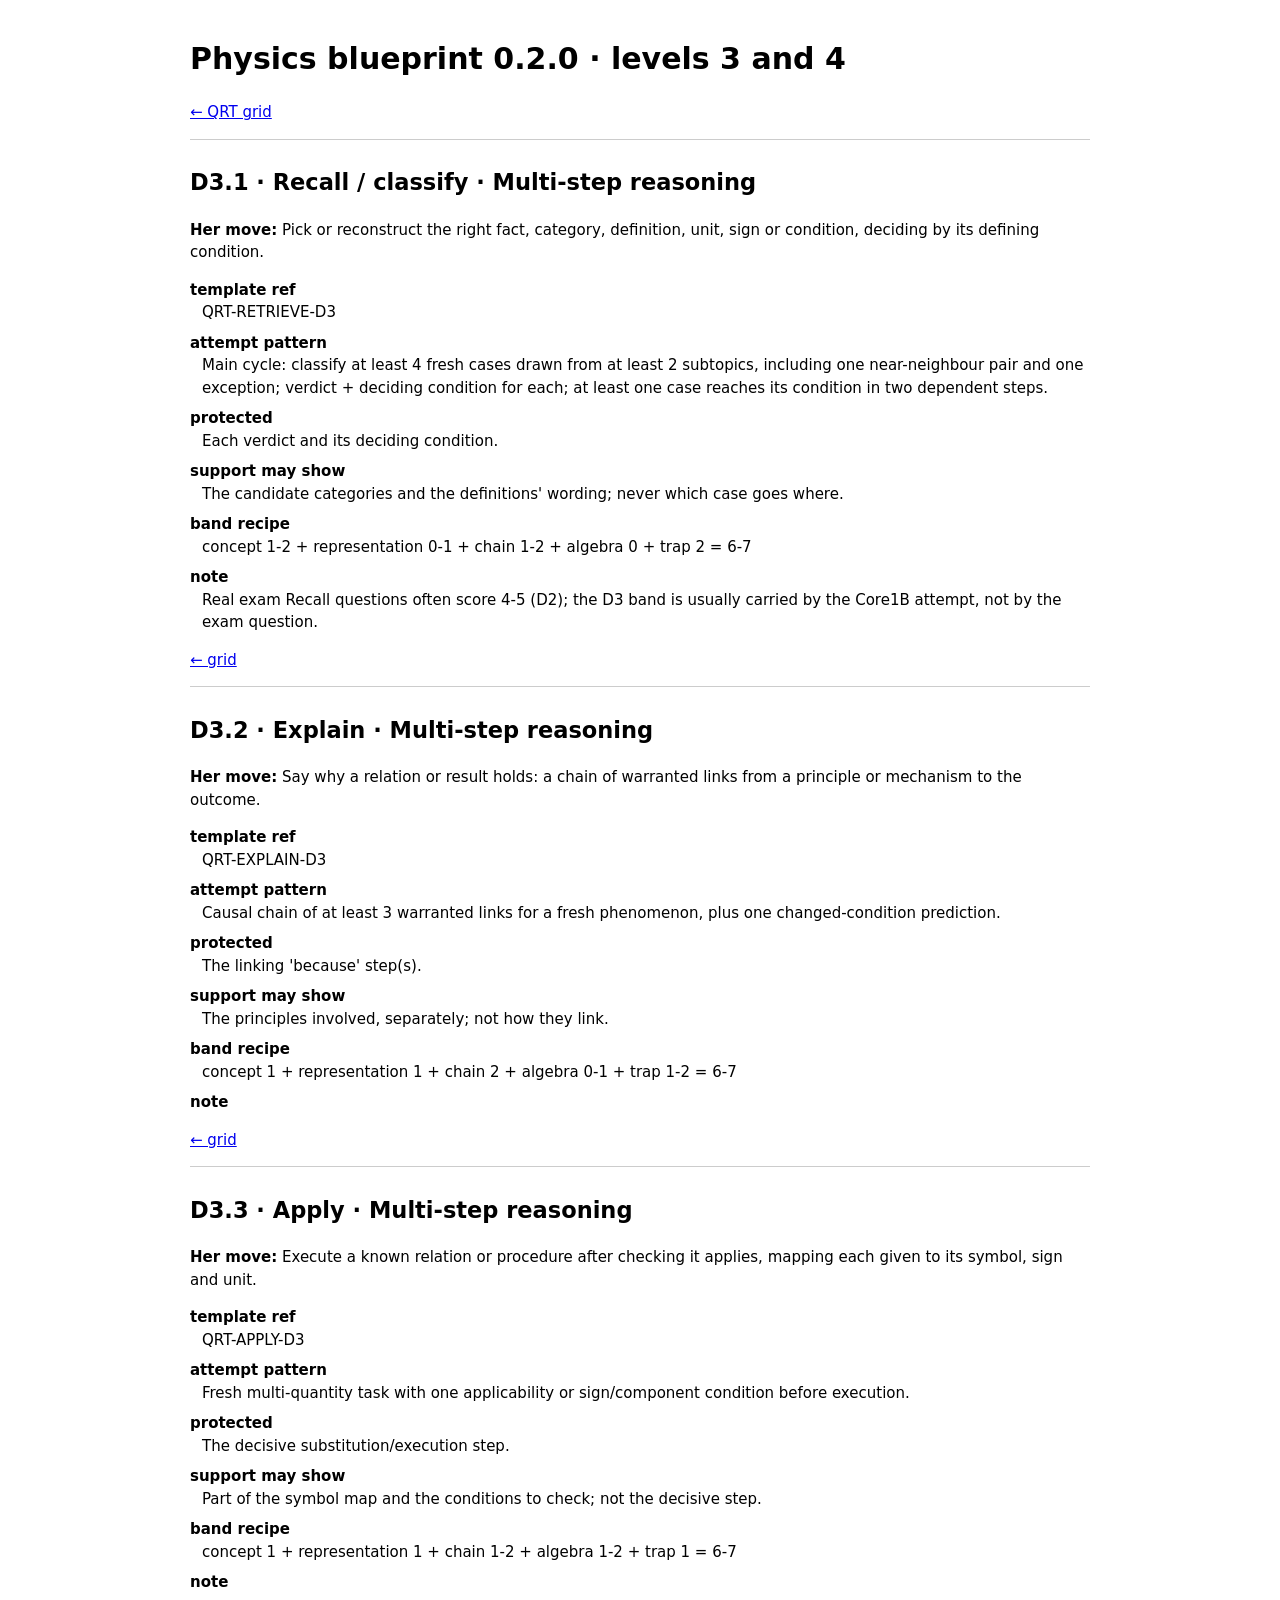
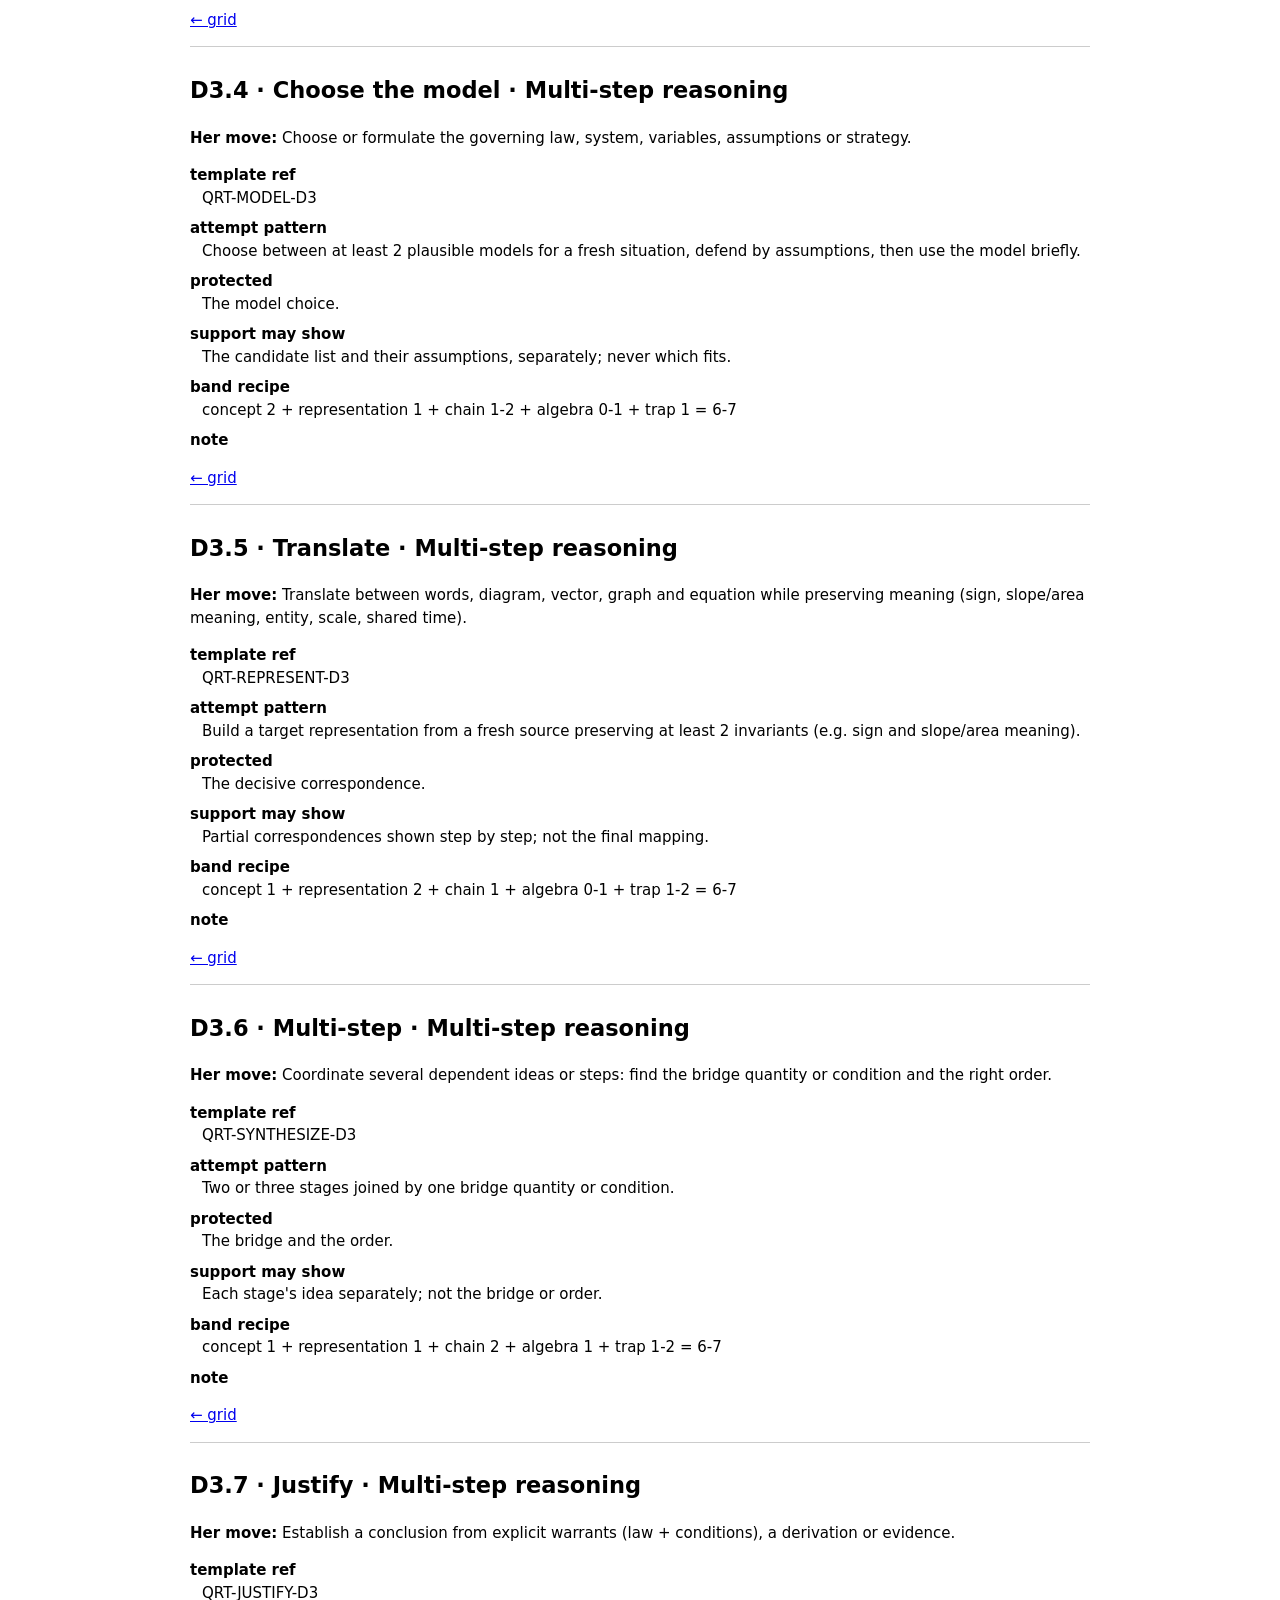
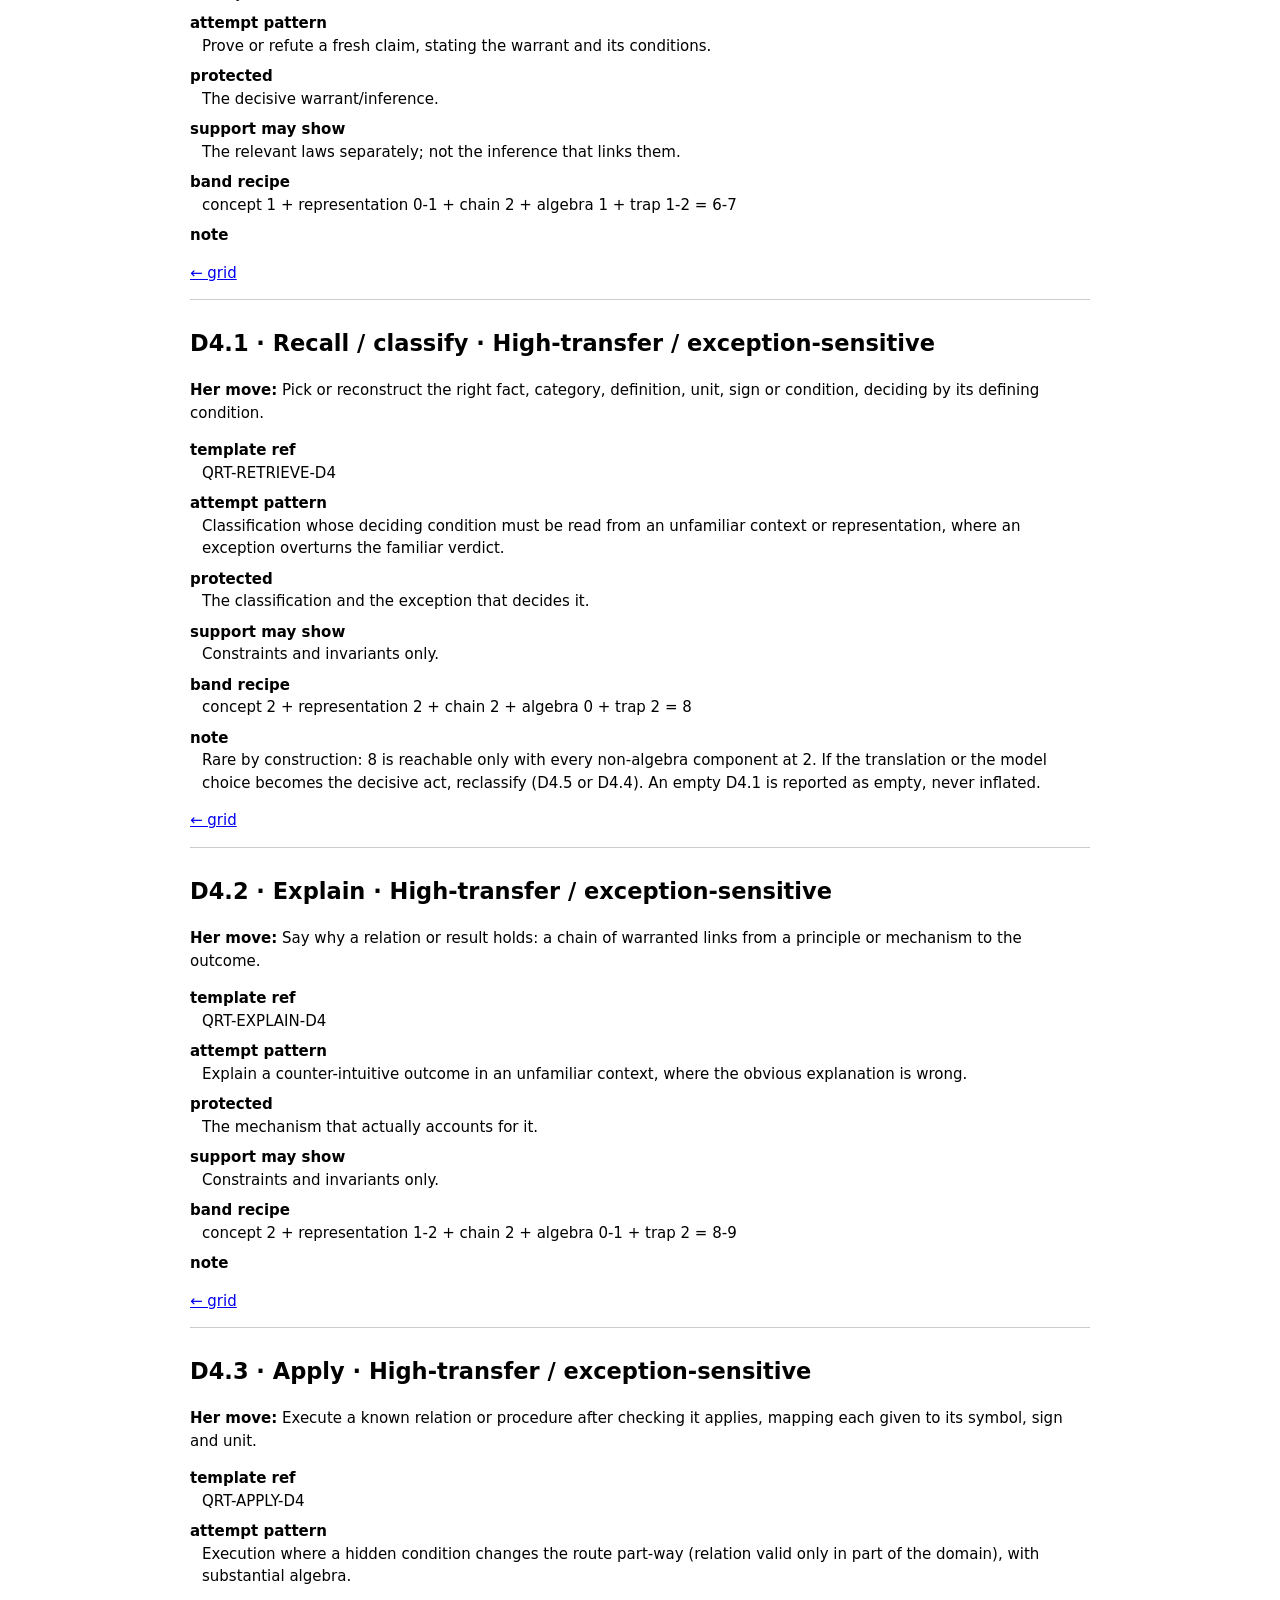
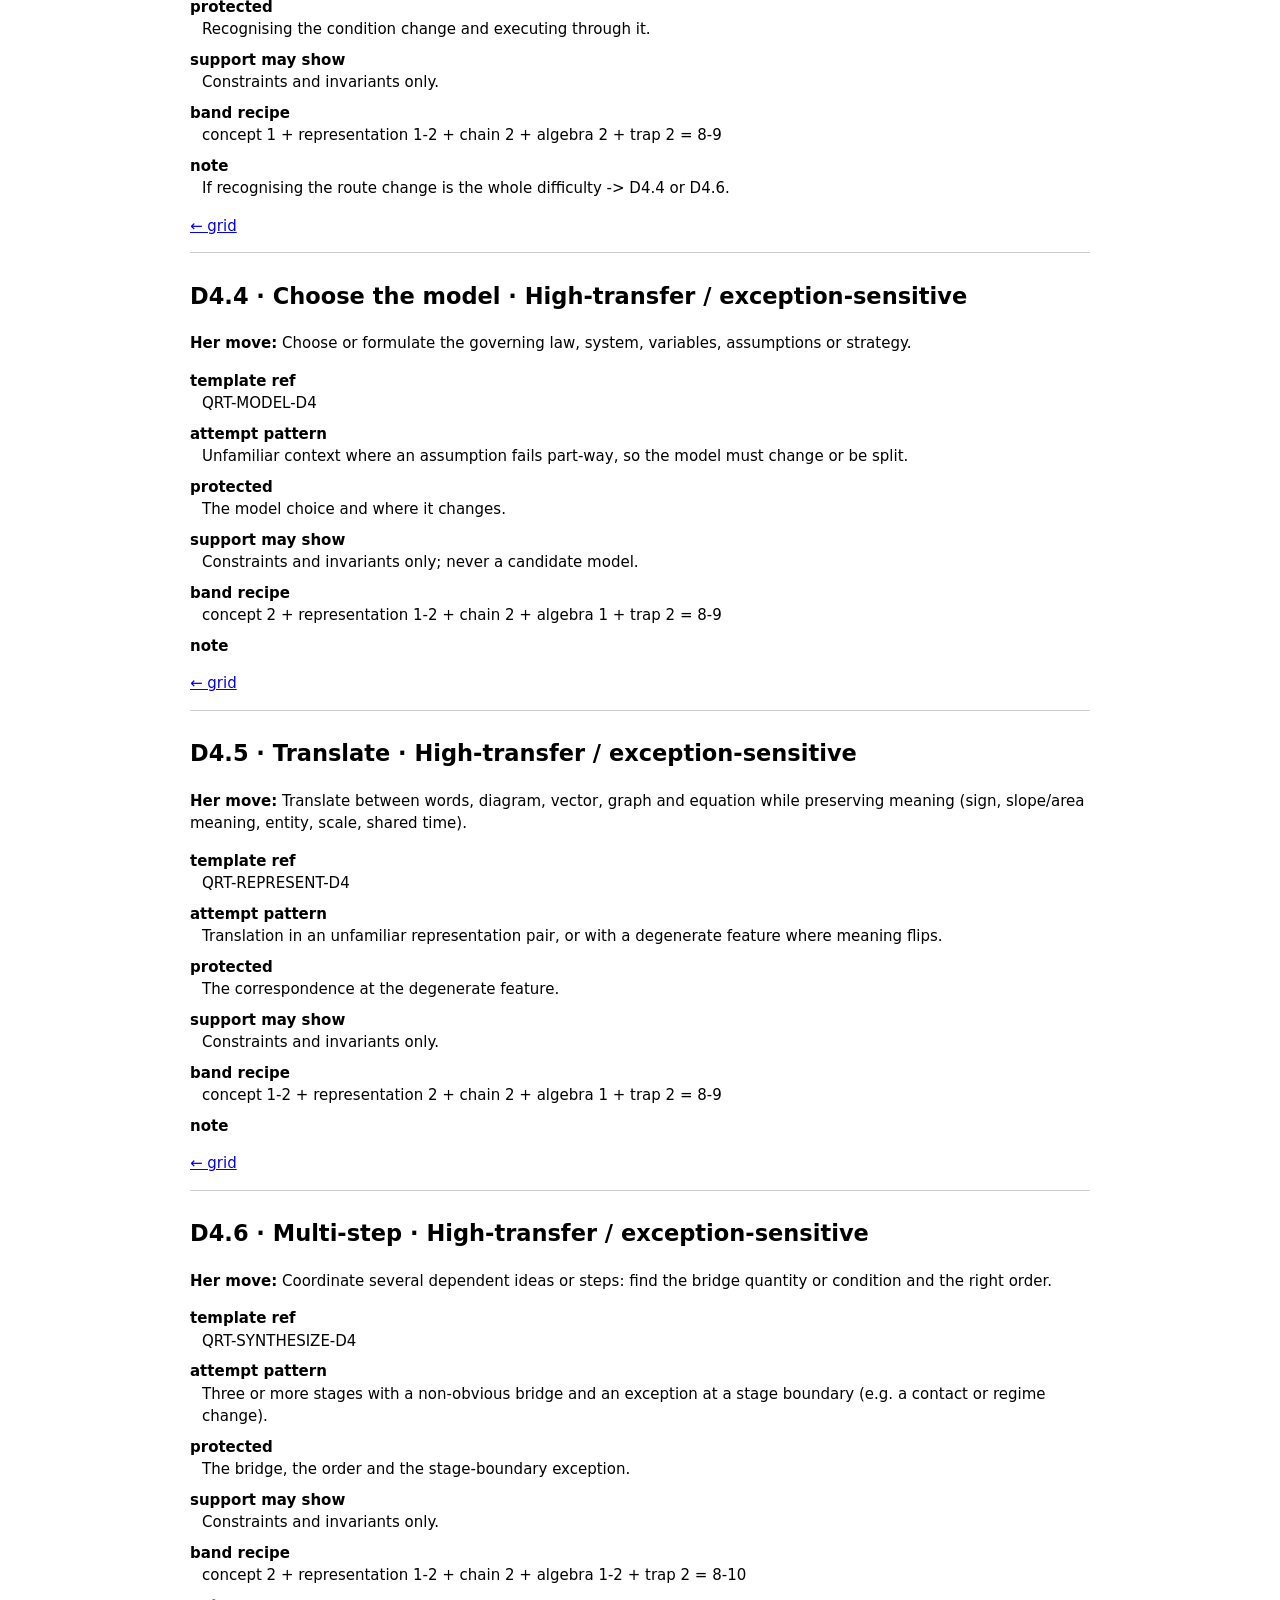
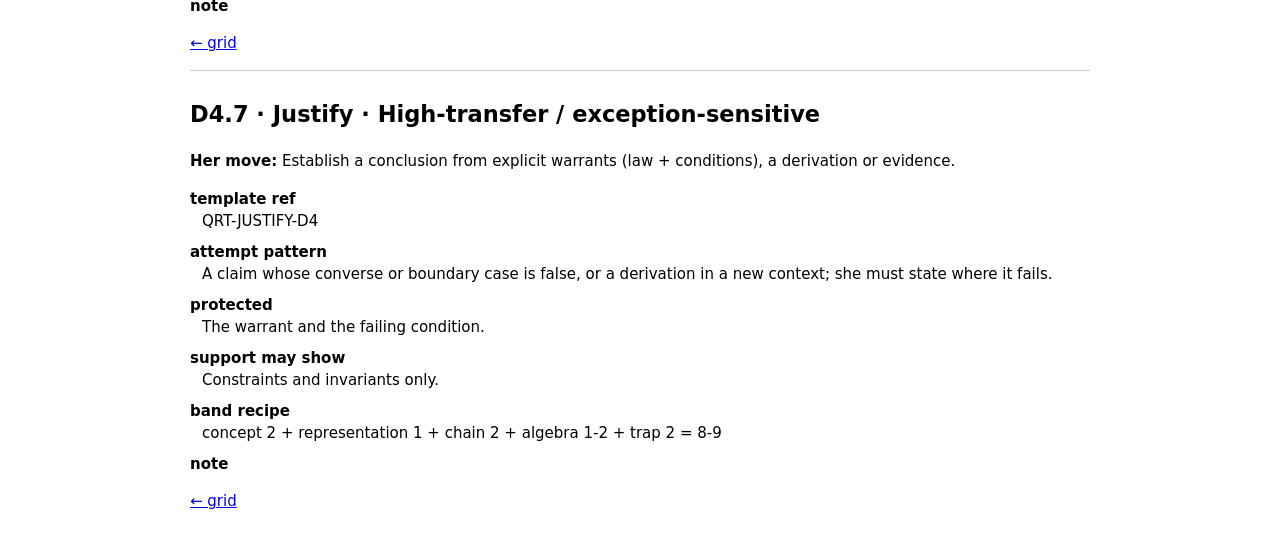
<file: reviews/g9v35/blueprint.html>
<!doctype html><html lang="en"><head><meta charset="utf-8"><meta name="viewport" content="width=device-width,initial-scale=1"><title>Physics Blueprint Cells</title><style>body{font:15px/1.5 system-ui,sans-serif;max-width:900px;margin:0 auto;padding:16px}dt{font-weight:600;margin-top:8px}dd{margin-left:12px}section{border-top:1px solid #ccc;padding-top:8px}</style></head><body><h1>Physics blueprint 0.2.0 · levels 3 and 4</h1><p><a href="qrt-grid.html">← QRT grid</a></p><section id="D3.1"><h2>D3.1 · Recall / classify · Multi-step reasoning</h2><p><b>Her move:</b> Pick or reconstruct the right fact, category, definition, unit, sign or condition, deciding by its defining condition.</p><dl><dt>template ref</dt><dd>QRT-RETRIEVE-D3</dd><dt>attempt pattern</dt><dd>Main cycle: classify at least 4 fresh cases drawn from at least 2 subtopics, including one near-neighbour pair and one exception; verdict + deciding condition for each; at least one case reaches its condition in two dependent steps.</dd><dt>protected</dt><dd>Each verdict and its deciding condition.</dd><dt>support may show</dt><dd>The candidate categories and the definitions&#x27; wording; never which case goes where.</dd><dt>band recipe</dt><dd>concept 1-2 + representation 0-1 + chain 1-2 + algebra 0 + trap 2 = 6-7</dd><dt>note</dt><dd>Real exam Recall questions often score 4-5 (D2); the D3 band is usually carried by the Core1B attempt, not by the exam question.</dd></dl><p><a href="qrt-grid.html">← grid</a></p></section><section id="D3.2"><h2>D3.2 · Explain · Multi-step reasoning</h2><p><b>Her move:</b> Say why a relation or result holds: a chain of warranted links from a principle or mechanism to the outcome.</p><dl><dt>template ref</dt><dd>QRT-EXPLAIN-D3</dd><dt>attempt pattern</dt><dd>Causal chain of at least 3 warranted links for a fresh phenomenon, plus one changed-condition prediction.</dd><dt>protected</dt><dd>The linking &#x27;because&#x27; step(s).</dd><dt>support may show</dt><dd>The principles involved, separately; not how they link.</dd><dt>band recipe</dt><dd>concept 1 + representation 1 + chain 2 + algebra 0-1 + trap 1-2 = 6-7</dd><dt>note</dt><dd></dd></dl><p><a href="qrt-grid.html">← grid</a></p></section><section id="D3.3"><h2>D3.3 · Apply · Multi-step reasoning</h2><p><b>Her move:</b> Execute a known relation or procedure after checking it applies, mapping each given to its symbol, sign and unit.</p><dl><dt>template ref</dt><dd>QRT-APPLY-D3</dd><dt>attempt pattern</dt><dd>Fresh multi-quantity task with one applicability or sign/component condition before execution.</dd><dt>protected</dt><dd>The decisive substitution/execution step.</dd><dt>support may show</dt><dd>Part of the symbol map and the conditions to check; not the decisive step.</dd><dt>band recipe</dt><dd>concept 1 + representation 1 + chain 1-2 + algebra 1-2 + trap 1 = 6-7</dd><dt>note</dt><dd></dd></dl><p><a href="qrt-grid.html">← grid</a></p></section><section id="D3.4"><h2>D3.4 · Choose the model · Multi-step reasoning</h2><p><b>Her move:</b> Choose or formulate the governing law, system, variables, assumptions or strategy.</p><dl><dt>template ref</dt><dd>QRT-MODEL-D3</dd><dt>attempt pattern</dt><dd>Choose between at least 2 plausible models for a fresh situation, defend by assumptions, then use the model briefly.</dd><dt>protected</dt><dd>The model choice.</dd><dt>support may show</dt><dd>The candidate list and their assumptions, separately; never which fits.</dd><dt>band recipe</dt><dd>concept 2 + representation 1 + chain 1-2 + algebra 0-1 + trap 1 = 6-7</dd><dt>note</dt><dd></dd></dl><p><a href="qrt-grid.html">← grid</a></p></section><section id="D3.5"><h2>D3.5 · Translate · Multi-step reasoning</h2><p><b>Her move:</b> Translate between words, diagram, vector, graph and equation while preserving meaning (sign, slope/area meaning, entity, scale, shared time).</p><dl><dt>template ref</dt><dd>QRT-REPRESENT-D3</dd><dt>attempt pattern</dt><dd>Build a target representation from a fresh source preserving at least 2 invariants (e.g. sign and slope/area meaning).</dd><dt>protected</dt><dd>The decisive correspondence.</dd><dt>support may show</dt><dd>Partial correspondences shown step by step; not the final mapping.</dd><dt>band recipe</dt><dd>concept 1 + representation 2 + chain 1 + algebra 0-1 + trap 1-2 = 6-7</dd><dt>note</dt><dd></dd></dl><p><a href="qrt-grid.html">← grid</a></p></section><section id="D3.6"><h2>D3.6 · Multi-step · Multi-step reasoning</h2><p><b>Her move:</b> Coordinate several dependent ideas or steps: find the bridge quantity or condition and the right order.</p><dl><dt>template ref</dt><dd>QRT-SYNTHESIZE-D3</dd><dt>attempt pattern</dt><dd>Two or three stages joined by one bridge quantity or condition.</dd><dt>protected</dt><dd>The bridge and the order.</dd><dt>support may show</dt><dd>Each stage&#x27;s idea separately; not the bridge or order.</dd><dt>band recipe</dt><dd>concept 1 + representation 1 + chain 2 + algebra 1 + trap 1-2 = 6-7</dd><dt>note</dt><dd></dd></dl><p><a href="qrt-grid.html">← grid</a></p></section><section id="D3.7"><h2>D3.7 · Justify · Multi-step reasoning</h2><p><b>Her move:</b> Establish a conclusion from explicit warrants (law + conditions), a derivation or evidence.</p><dl><dt>template ref</dt><dd>QRT-JUSTIFY-D3</dd><dt>attempt pattern</dt><dd>Prove or refute a fresh claim, stating the warrant and its conditions.</dd><dt>protected</dt><dd>The decisive warrant/inference.</dd><dt>support may show</dt><dd>The relevant laws separately; not the inference that links them.</dd><dt>band recipe</dt><dd>concept 1 + representation 0-1 + chain 2 + algebra 1 + trap 1-2 = 6-7</dd><dt>note</dt><dd></dd></dl><p><a href="qrt-grid.html">← grid</a></p></section><section id="D4.1"><h2>D4.1 · Recall / classify · High-transfer / exception-sensitive</h2><p><b>Her move:</b> Pick or reconstruct the right fact, category, definition, unit, sign or condition, deciding by its defining condition.</p><dl><dt>template ref</dt><dd>QRT-RETRIEVE-D4</dd><dt>attempt pattern</dt><dd>Classification whose deciding condition must be read from an unfamiliar context or representation, where an exception overturns the familiar verdict.</dd><dt>protected</dt><dd>The classification and the exception that decides it.</dd><dt>support may show</dt><dd>Constraints and invariants only.</dd><dt>band recipe</dt><dd>concept 2 + representation 2 + chain 2 + algebra 0 + trap 2 = 8</dd><dt>note</dt><dd>Rare by construction: 8 is reachable only with every non-algebra component at 2. If the translation or the model choice becomes the decisive act, reclassify (D4.5 or D4.4). An empty D4.1 is reported as empty, never inflated.</dd></dl><p><a href="qrt-grid.html">← grid</a></p></section><section id="D4.2"><h2>D4.2 · Explain · High-transfer / exception-sensitive</h2><p><b>Her move:</b> Say why a relation or result holds: a chain of warranted links from a principle or mechanism to the outcome.</p><dl><dt>template ref</dt><dd>QRT-EXPLAIN-D4</dd><dt>attempt pattern</dt><dd>Explain a counter-intuitive outcome in an unfamiliar context, where the obvious explanation is wrong.</dd><dt>protected</dt><dd>The mechanism that actually accounts for it.</dd><dt>support may show</dt><dd>Constraints and invariants only.</dd><dt>band recipe</dt><dd>concept 2 + representation 1-2 + chain 2 + algebra 0-1 + trap 2 = 8-9</dd><dt>note</dt><dd></dd></dl><p><a href="qrt-grid.html">← grid</a></p></section><section id="D4.3"><h2>D4.3 · Apply · High-transfer / exception-sensitive</h2><p><b>Her move:</b> Execute a known relation or procedure after checking it applies, mapping each given to its symbol, sign and unit.</p><dl><dt>template ref</dt><dd>QRT-APPLY-D4</dd><dt>attempt pattern</dt><dd>Execution where a hidden condition changes the route part-way (relation valid only in part of the domain), with substantial algebra.</dd><dt>protected</dt><dd>Recognising the condition change and executing through it.</dd><dt>support may show</dt><dd>Constraints and invariants only.</dd><dt>band recipe</dt><dd>concept 1 + representation 1-2 + chain 2 + algebra 2 + trap 2 = 8-9</dd><dt>note</dt><dd>If recognising the route change is the whole difficulty -&gt; D4.4 or D4.6.</dd></dl><p><a href="qrt-grid.html">← grid</a></p></section><section id="D4.4"><h2>D4.4 · Choose the model · High-transfer / exception-sensitive</h2><p><b>Her move:</b> Choose or formulate the governing law, system, variables, assumptions or strategy.</p><dl><dt>template ref</dt><dd>QRT-MODEL-D4</dd><dt>attempt pattern</dt><dd>Unfamiliar context where an assumption fails part-way, so the model must change or be split.</dd><dt>protected</dt><dd>The model choice and where it changes.</dd><dt>support may show</dt><dd>Constraints and invariants only; never a candidate model.</dd><dt>band recipe</dt><dd>concept 2 + representation 1-2 + chain 2 + algebra 1 + trap 2 = 8-9</dd><dt>note</dt><dd></dd></dl><p><a href="qrt-grid.html">← grid</a></p></section><section id="D4.5"><h2>D4.5 · Translate · High-transfer / exception-sensitive</h2><p><b>Her move:</b> Translate between words, diagram, vector, graph and equation while preserving meaning (sign, slope/area meaning, entity, scale, shared time).</p><dl><dt>template ref</dt><dd>QRT-REPRESENT-D4</dd><dt>attempt pattern</dt><dd>Translation in an unfamiliar representation pair, or with a degenerate feature where meaning flips.</dd><dt>protected</dt><dd>The correspondence at the degenerate feature.</dd><dt>support may show</dt><dd>Constraints and invariants only.</dd><dt>band recipe</dt><dd>concept 1-2 + representation 2 + chain 2 + algebra 1 + trap 2 = 8-9</dd><dt>note</dt><dd></dd></dl><p><a href="qrt-grid.html">← grid</a></p></section><section id="D4.6"><h2>D4.6 · Multi-step · High-transfer / exception-sensitive</h2><p><b>Her move:</b> Coordinate several dependent ideas or steps: find the bridge quantity or condition and the right order.</p><dl><dt>template ref</dt><dd>QRT-SYNTHESIZE-D4</dd><dt>attempt pattern</dt><dd>Three or more stages with a non-obvious bridge and an exception at a stage boundary (e.g. a contact or regime change).</dd><dt>protected</dt><dd>The bridge, the order and the stage-boundary exception.</dd><dt>support may show</dt><dd>Constraints and invariants only.</dd><dt>band recipe</dt><dd>concept 2 + representation 1-2 + chain 2 + algebra 1-2 + trap 2 = 8-10</dd><dt>note</dt><dd></dd></dl><p><a href="qrt-grid.html">← grid</a></p></section><section id="D4.7"><h2>D4.7 · Justify · High-transfer / exception-sensitive</h2><p><b>Her move:</b> Establish a conclusion from explicit warrants (law + conditions), a derivation or evidence.</p><dl><dt>template ref</dt><dd>QRT-JUSTIFY-D4</dd><dt>attempt pattern</dt><dd>A claim whose converse or boundary case is false, or a derivation in a new context; she must state where it fails.</dd><dt>protected</dt><dd>The warrant and the failing condition.</dd><dt>support may show</dt><dd>Constraints and invariants only.</dd><dt>band recipe</dt><dd>concept 2 + representation 1 + chain 2 + algebra 1-2 + trap 2 = 8-9</dd><dt>note</dt><dd></dd></dl><p><a href="qrt-grid.html">← grid</a></p></section></body></html>
</file>
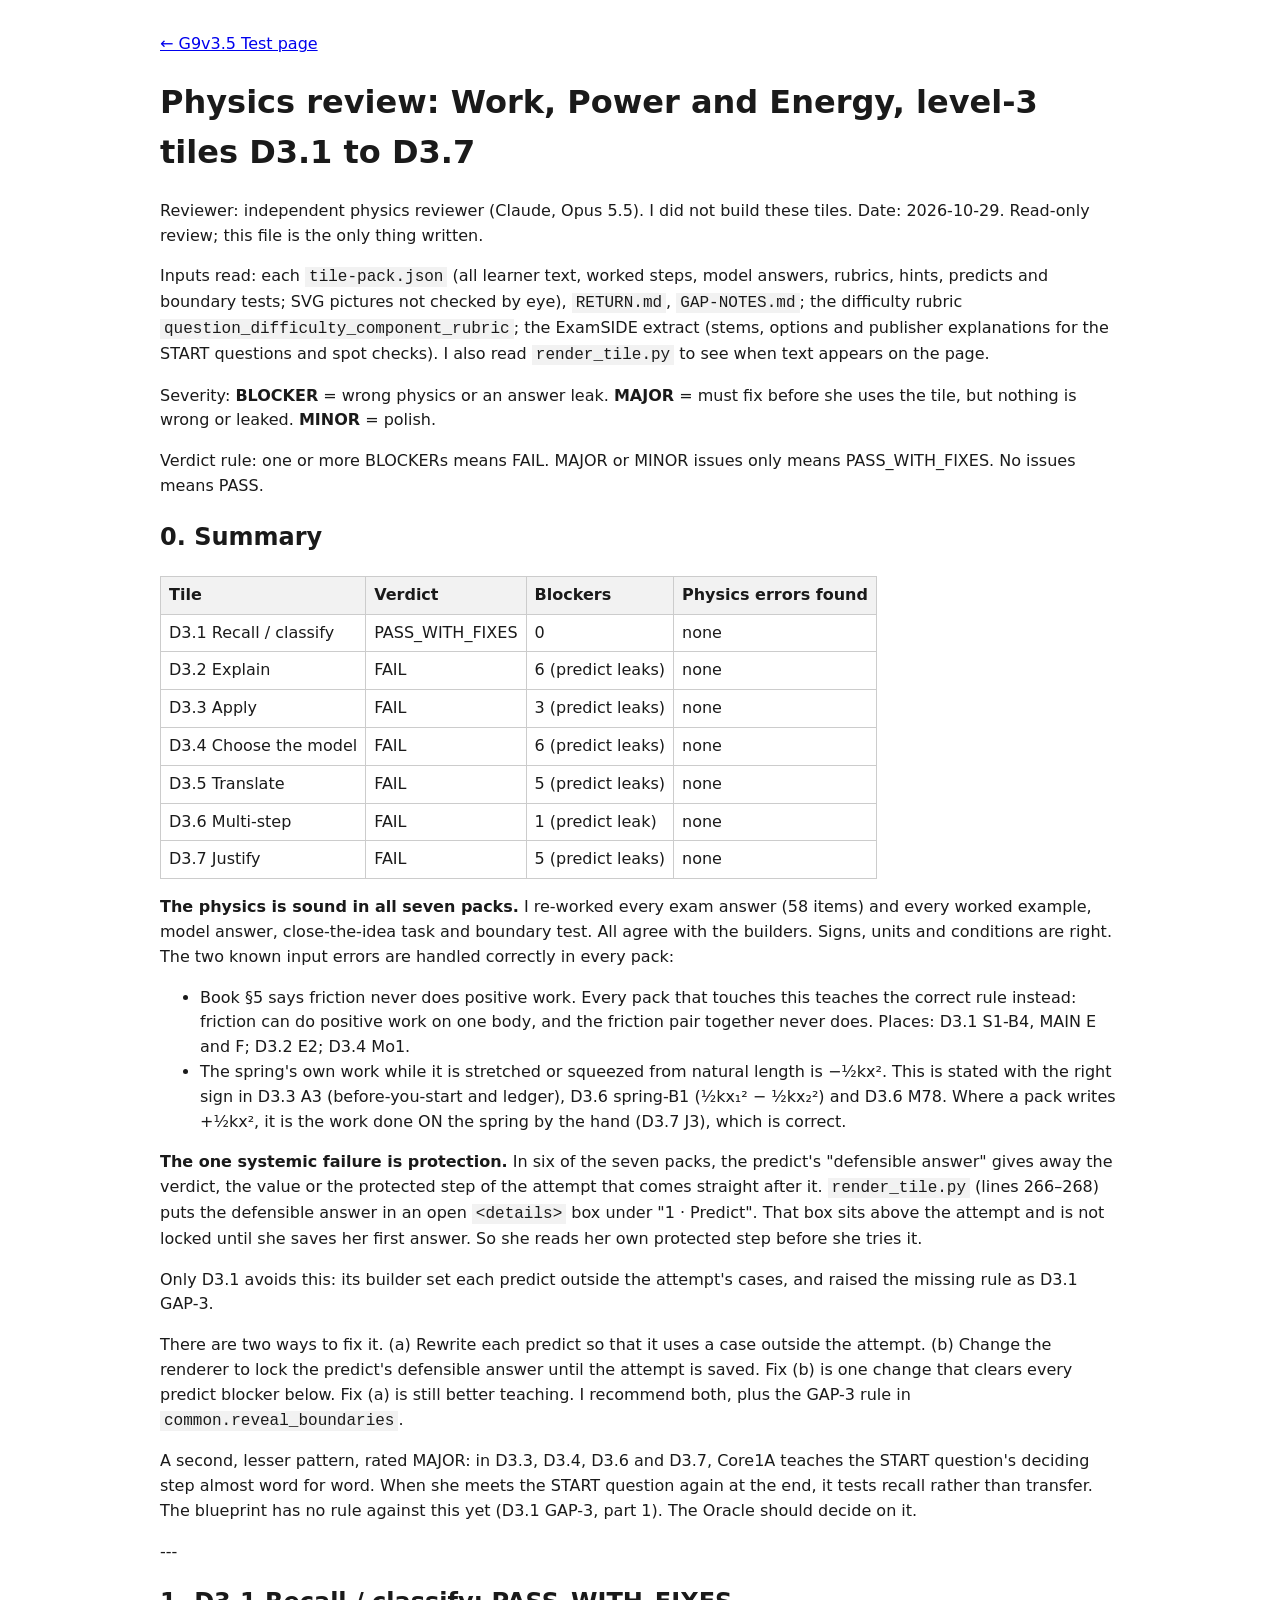
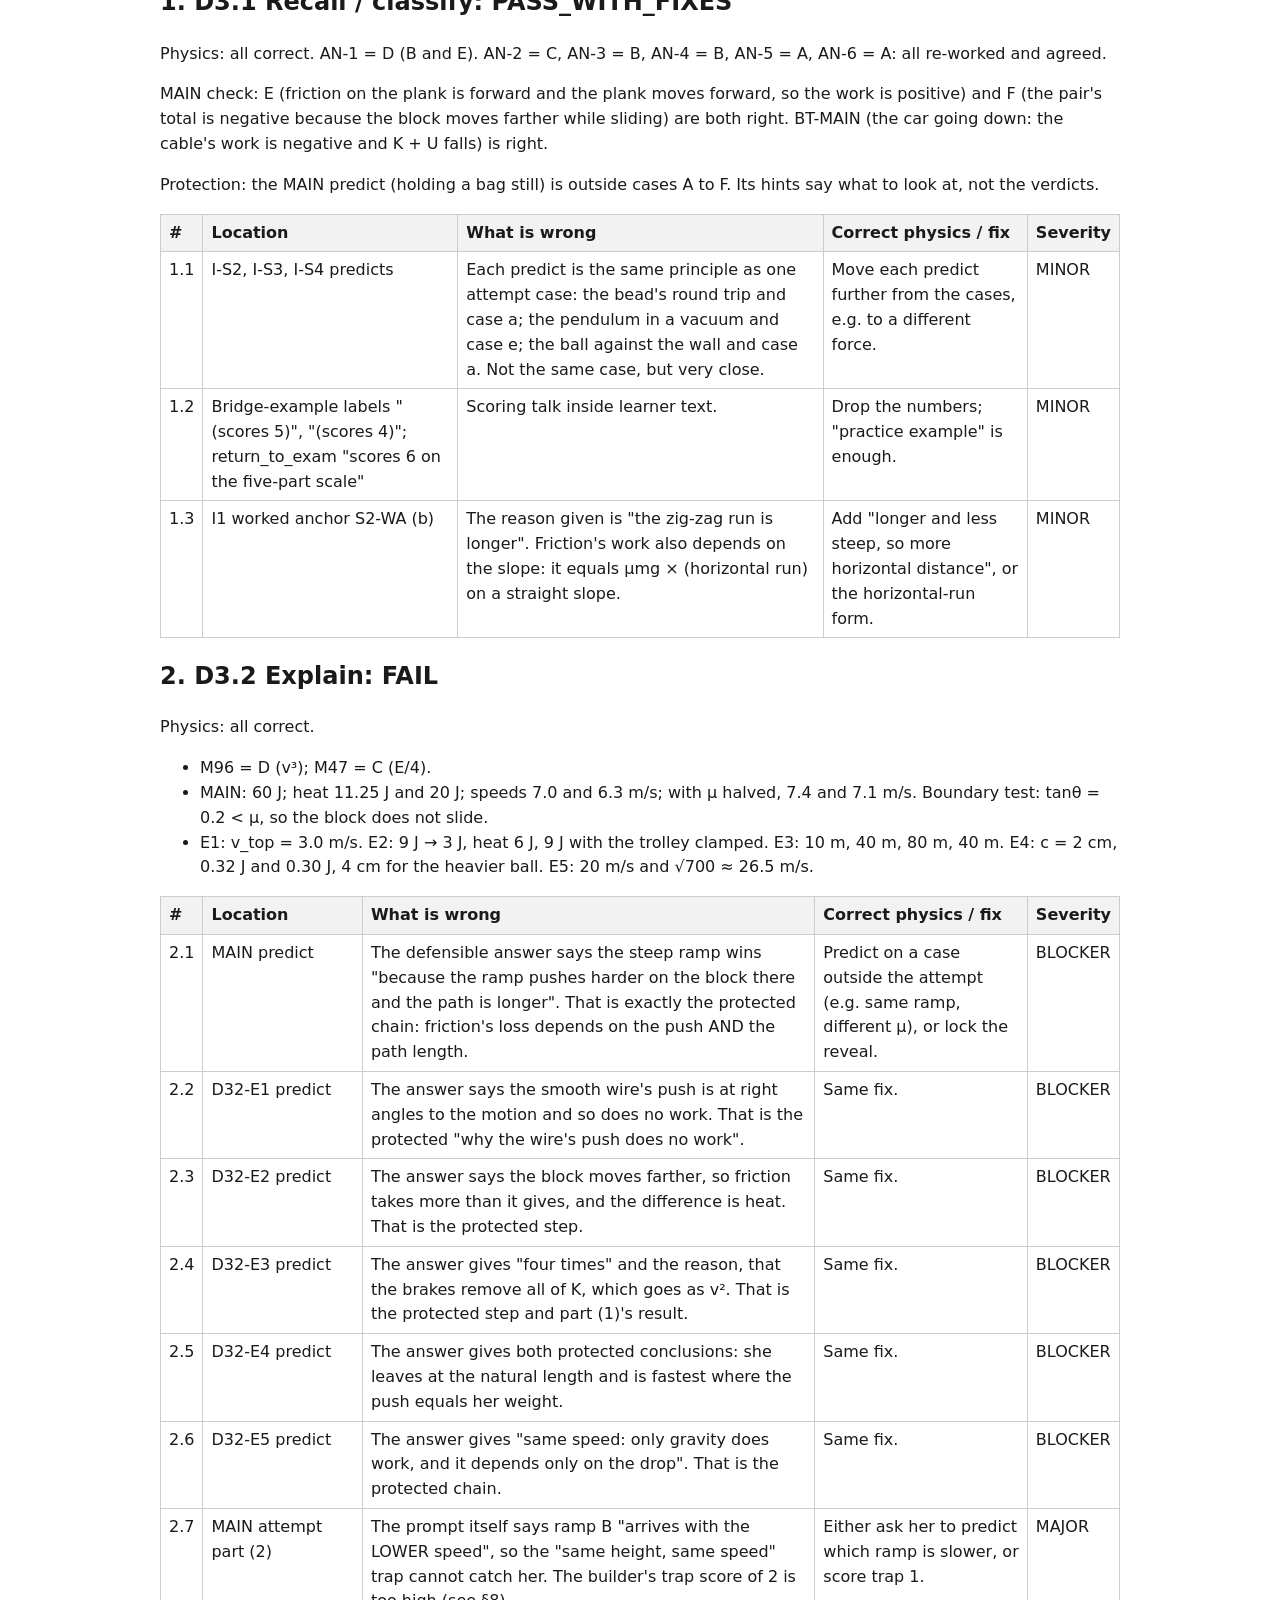
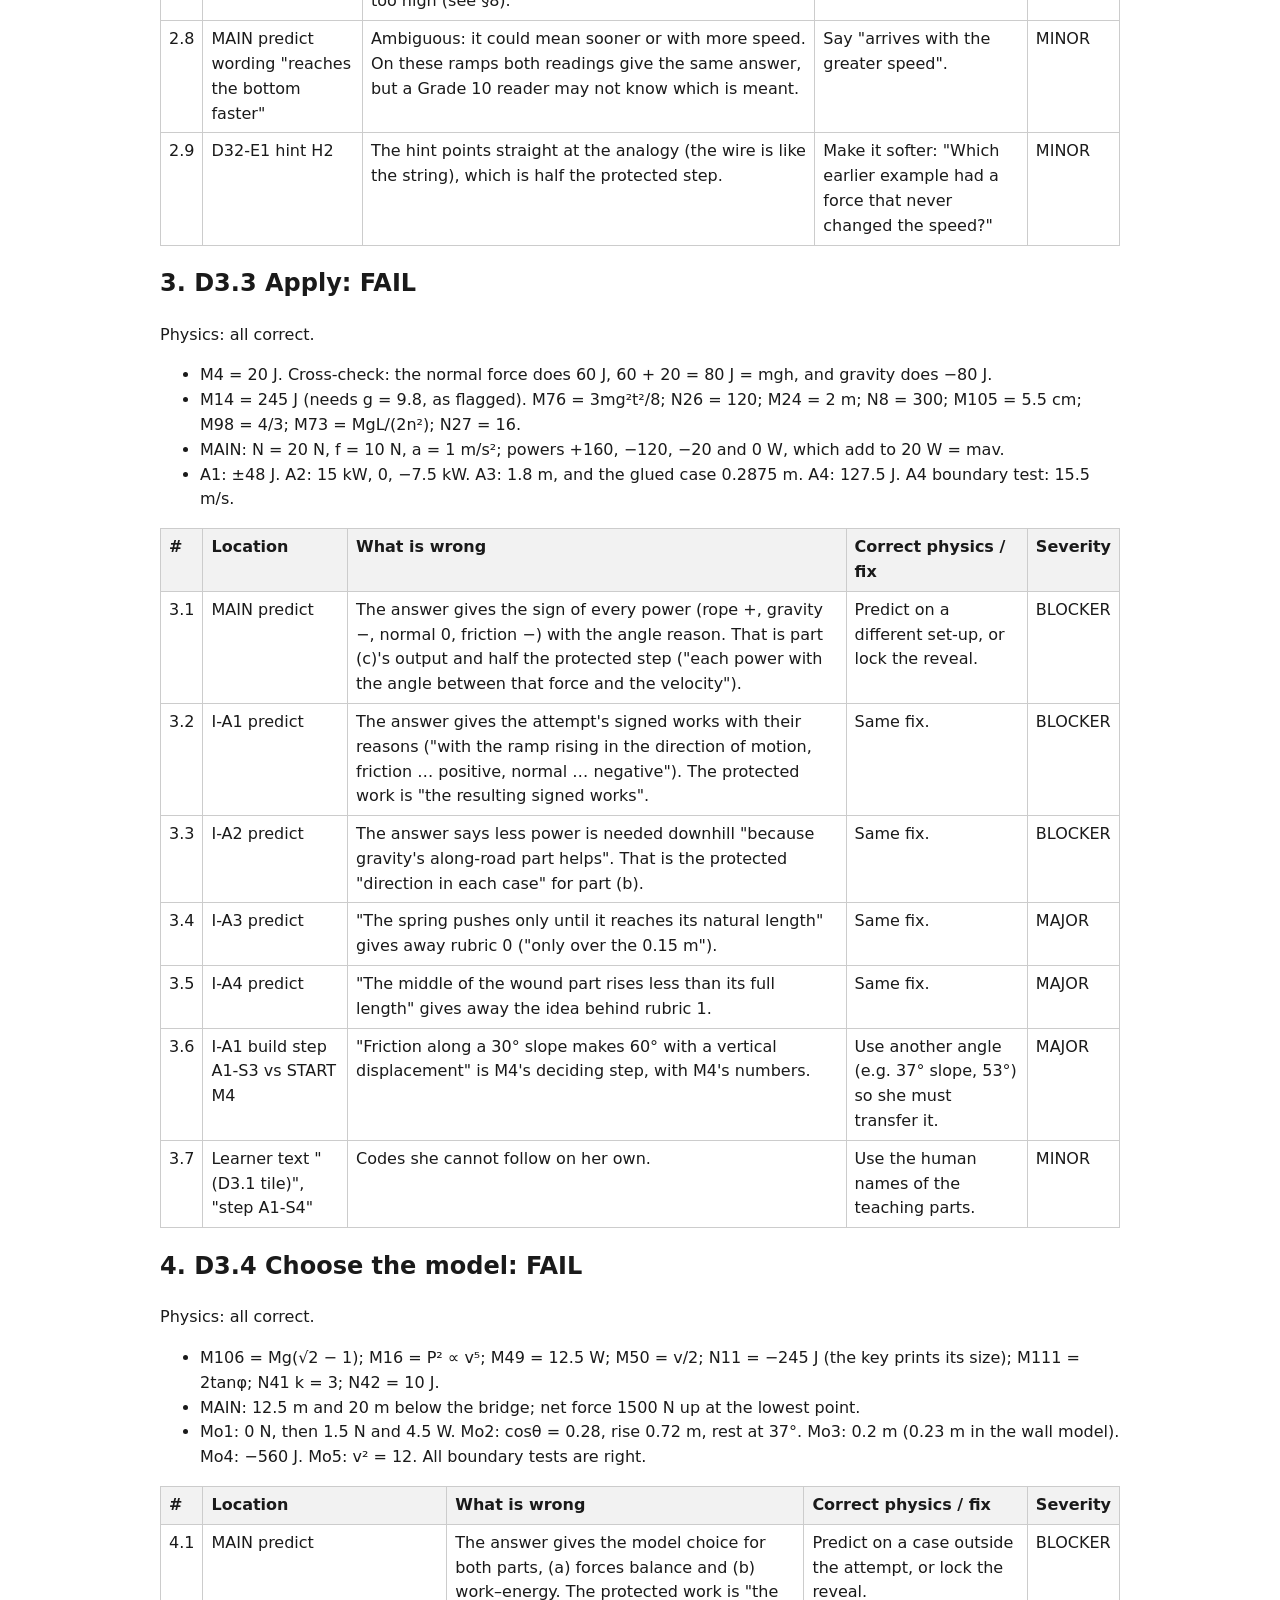
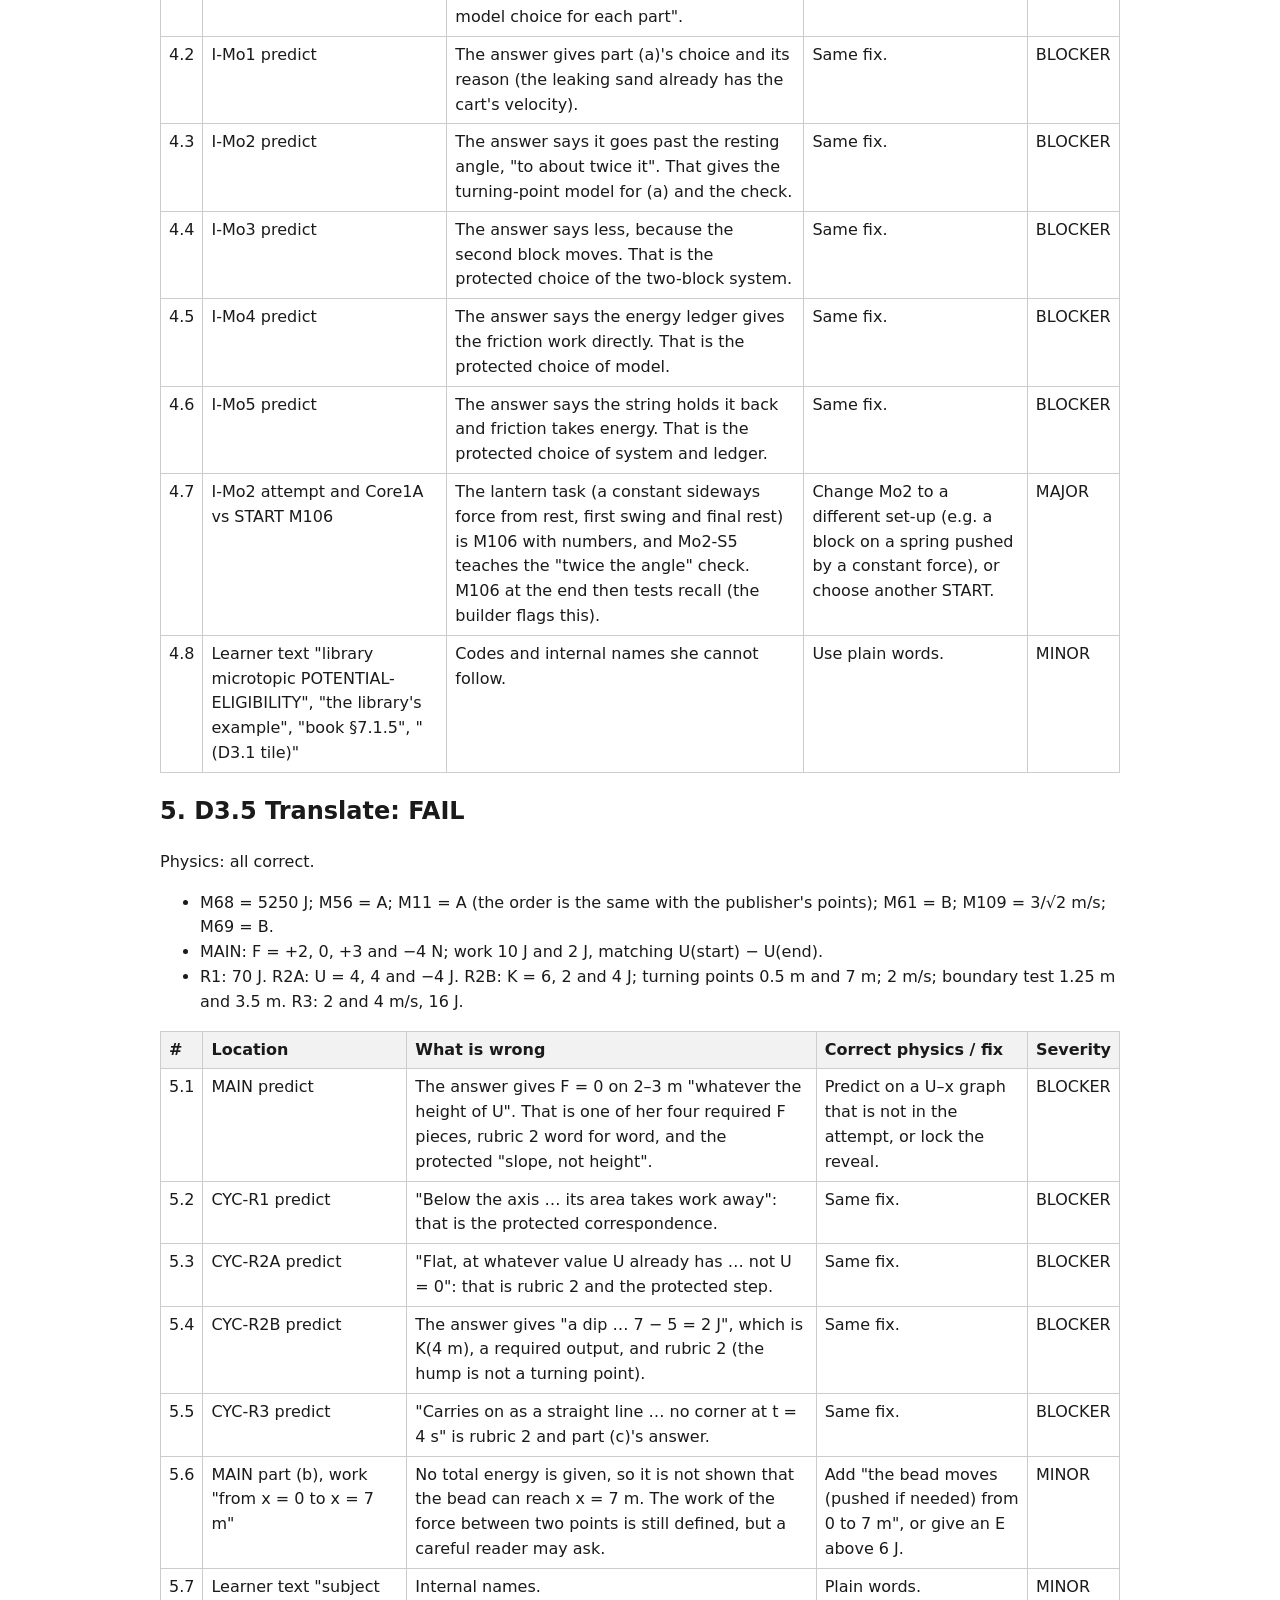
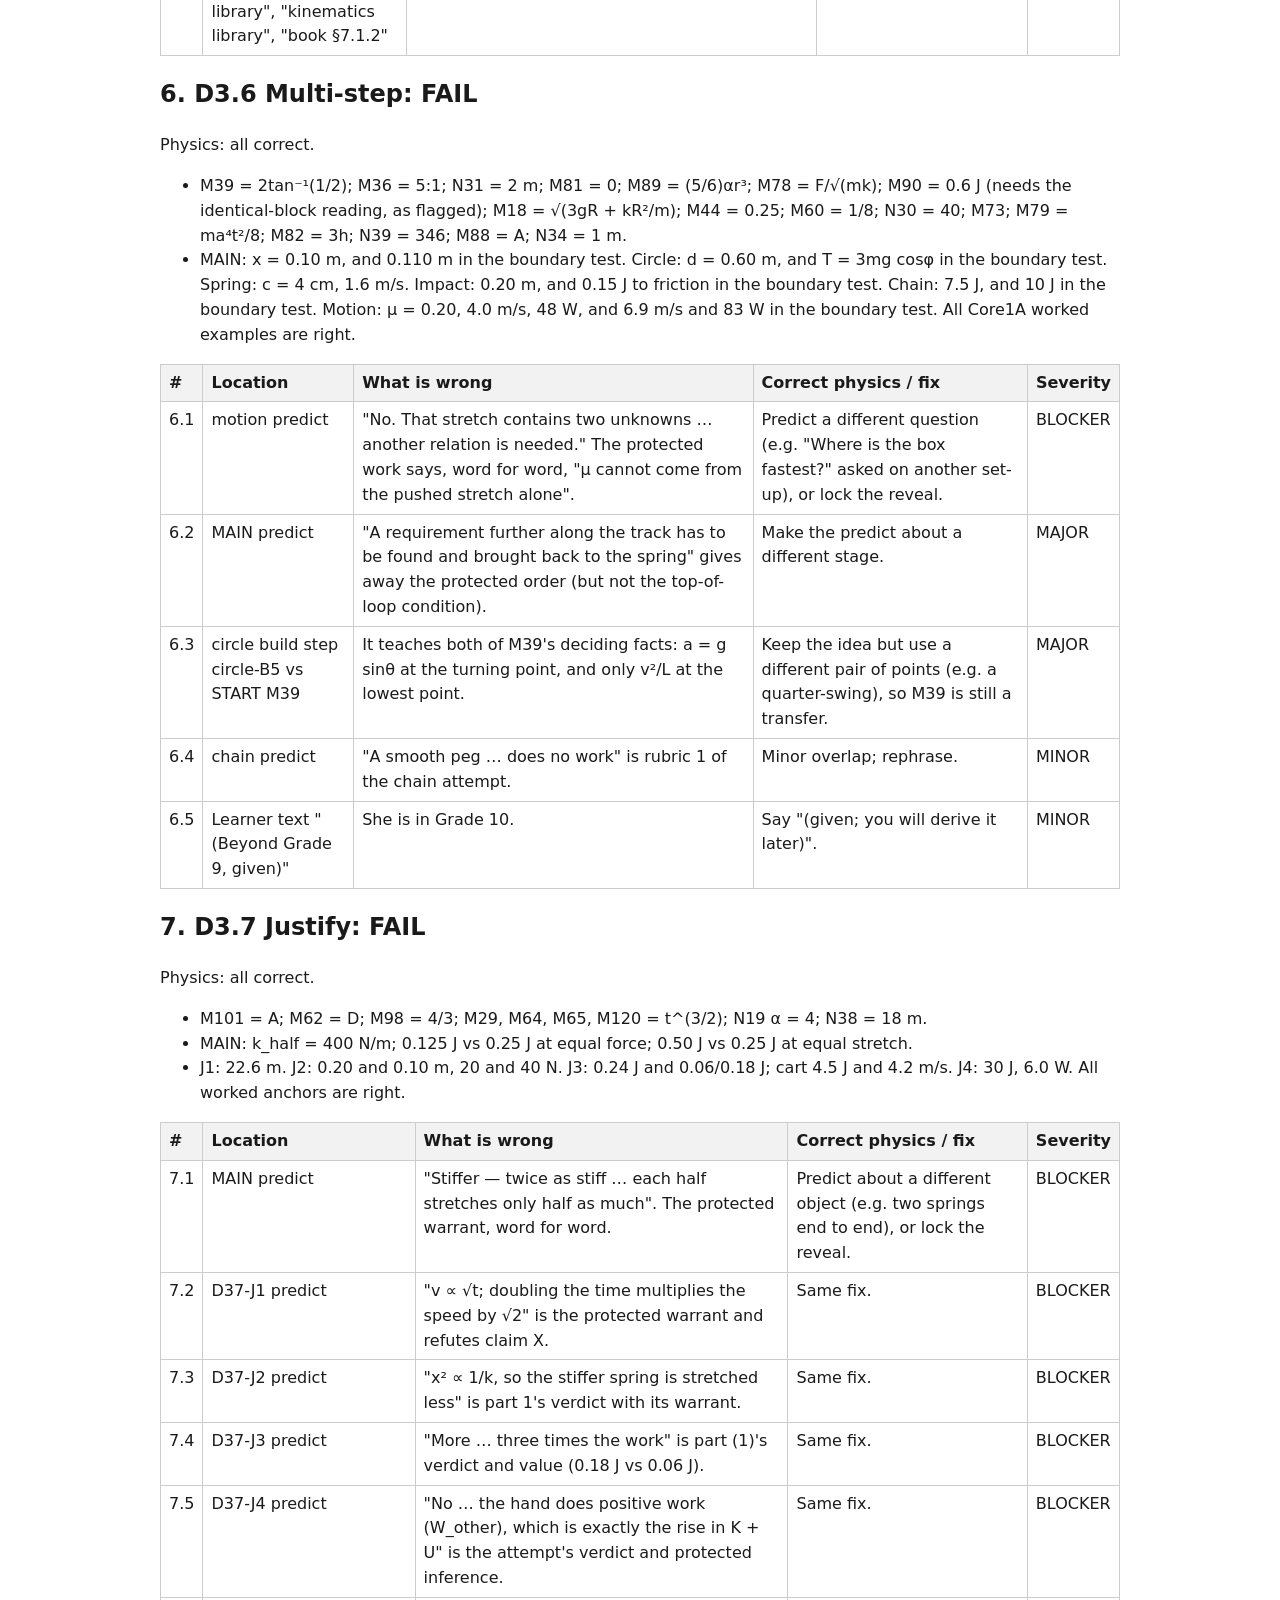
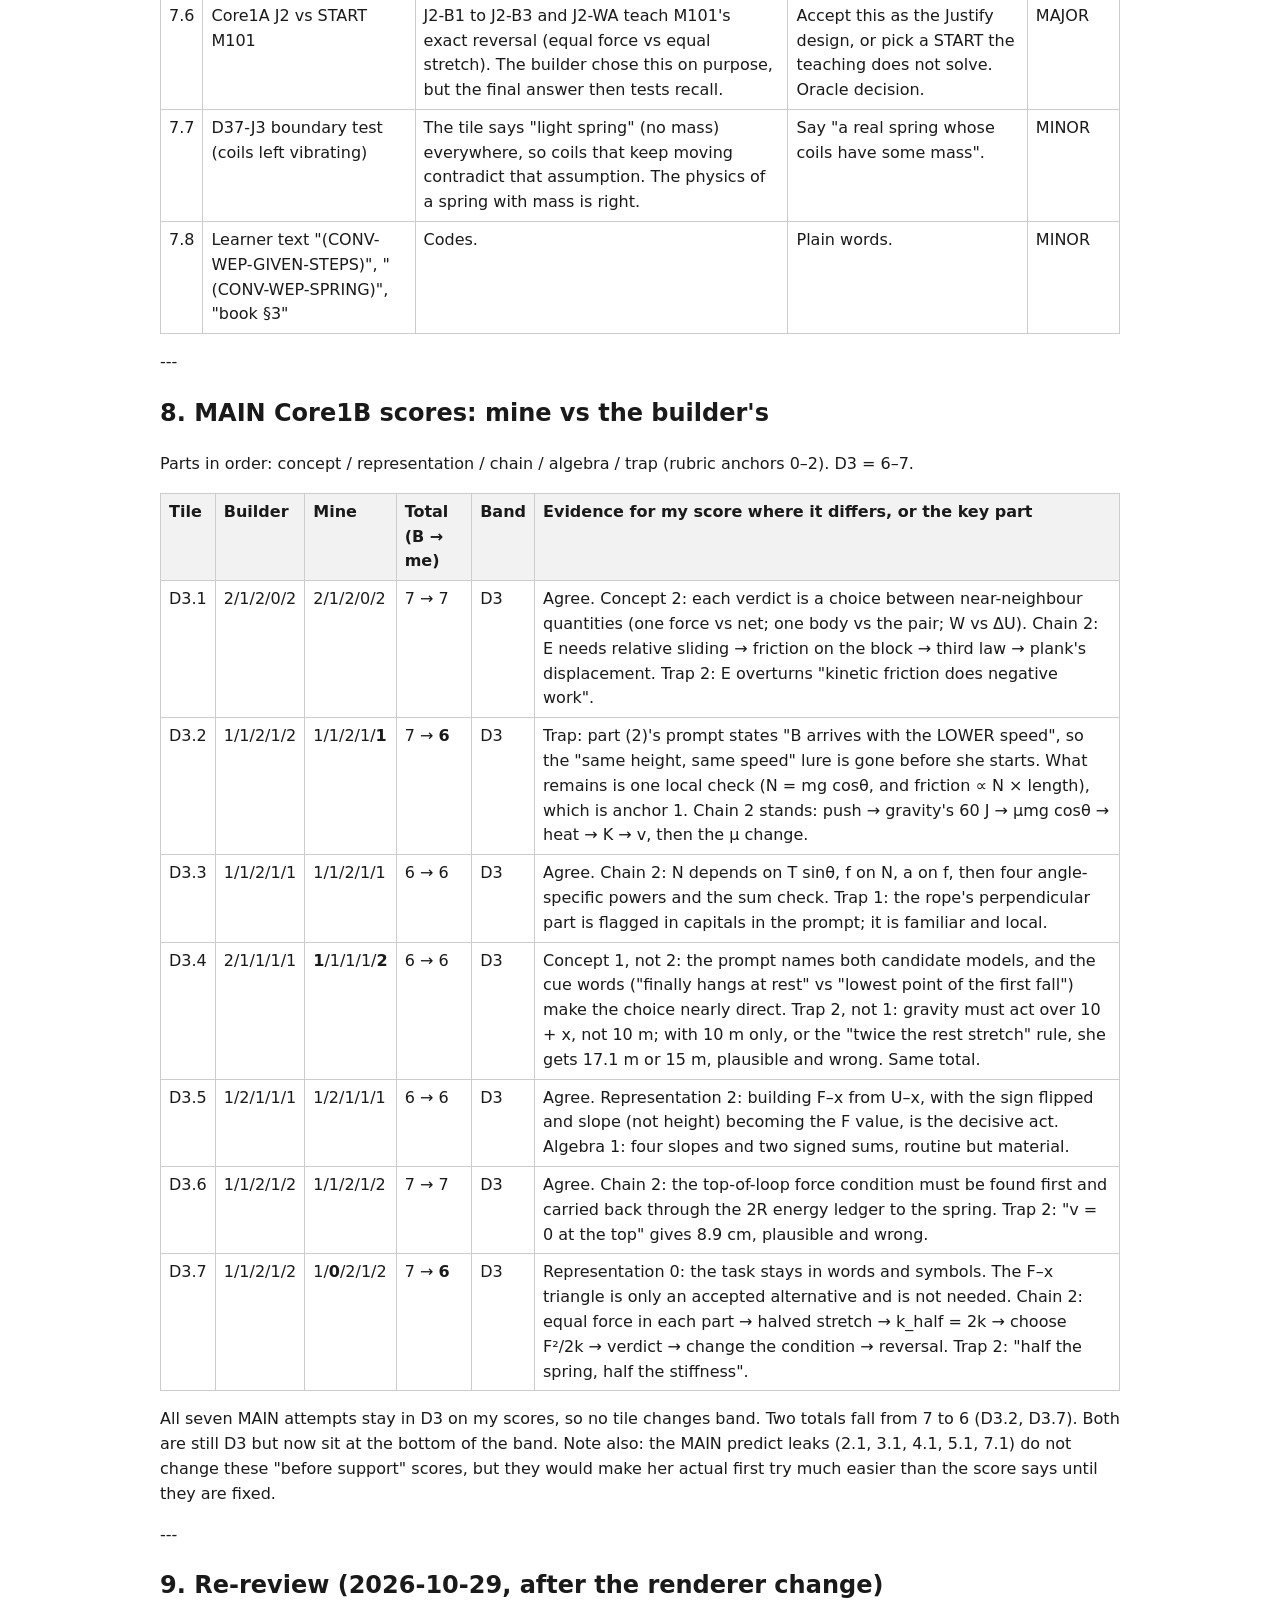
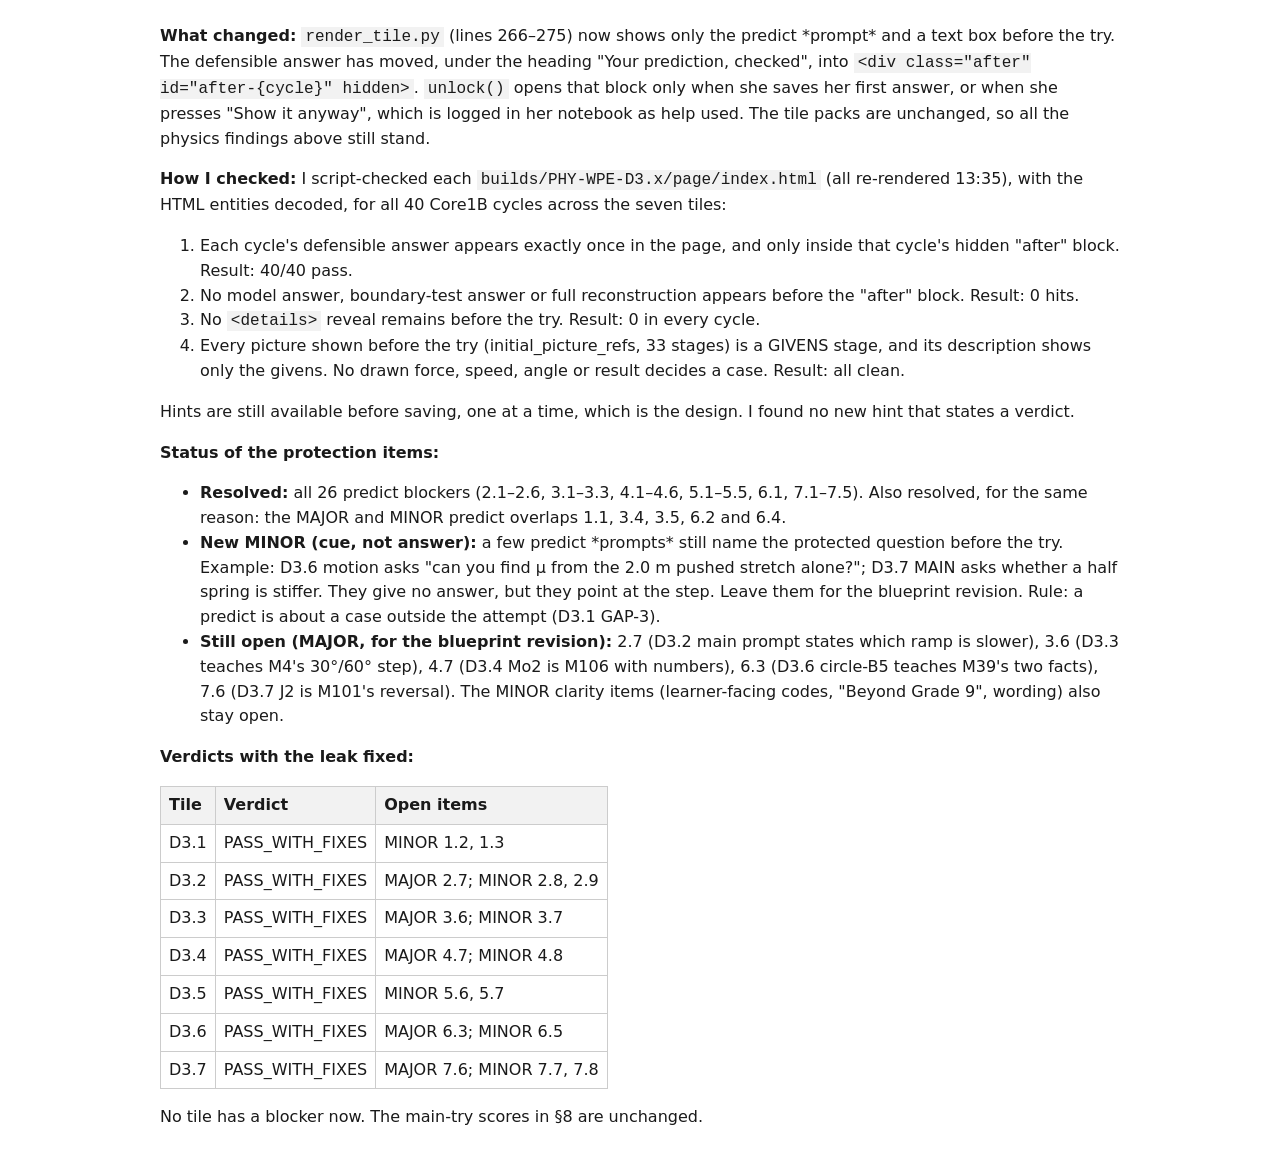
<file: reviews/g9v35/physics-review-d3.html>
<!doctype html><html lang="en"><head><meta charset="utf-8"><meta name="viewport" content="width=device-width,initial-scale=1"><title>Physics review D3</title><style>body{font:16px/1.55 system-ui,sans-serif;max-width:960px;margin:0 auto;padding:16px;background:#fff;color:#1a1a1a}table{border-collapse:collapse;width:100%;overflow-x:auto;display:block}td,th{border:1px solid #ccc;padding:6px 8px;text-align:left;vertical-align:top}th{background:#f2f2f2}code{background:#f2f2f2;padding:1px 4px}pre{background:#f6f6f6;padding:10px;overflow-x:auto}@media(prefers-color-scheme:dark){body{background:#151515;color:#e8e8e8}th,code,pre{background:#262626}td,th{border-color:#444}}</style></head><body><p><a href="../../#/g9v35/test">← G9v3.5 Test page</a></p><h1>Physics review: Work, Power and Energy, level-3 tiles D3.1 to D3.7</h1><p>Reviewer: independent physics reviewer (Claude, Opus 5.5). I did not build these tiles. Date: 2026-10-29. Read-only review; this file is the only thing written.</p><p>Inputs read: each <code>tile-pack.json</code> (all learner text, worked steps, model answers, rubrics, hints, predicts and boundary tests; SVG pictures not checked by eye), <code>RETURN.md</code>, <code>GAP-NOTES.md</code>; the difficulty rubric <code>question_difficulty_component_rubric</code>; the ExamSIDE extract (stems, options and publisher explanations for the START questions and spot checks). I also read <code>render_tile.py</code> to see when text appears on the page.</p><p>Severity: <b>BLOCKER</b> = wrong physics or an answer leak. <b>MAJOR</b> = must fix before she uses the tile, but nothing is wrong or leaked. <b>MINOR</b> = polish.</p><p>Verdict rule: one or more BLOCKERs means FAIL. MAJOR or MINOR issues only means PASS_WITH_FIXES. No issues means PASS.</p><h2>0. Summary</h2><table><tr><th>Tile</th><th>Verdict</th><th>Blockers</th><th>Physics errors found</th></tr><tr><td>D3.1 Recall / classify</td><td>PASS_WITH_FIXES</td><td>0</td><td>none</td></tr><tr><td>D3.2 Explain</td><td>FAIL</td><td>6 (predict leaks)</td><td>none</td></tr><tr><td>D3.3 Apply</td><td>FAIL</td><td>3 (predict leaks)</td><td>none</td></tr><tr><td>D3.4 Choose the model</td><td>FAIL</td><td>6 (predict leaks)</td><td>none</td></tr><tr><td>D3.5 Translate</td><td>FAIL</td><td>5 (predict leaks)</td><td>none</td></tr><tr><td>D3.6 Multi-step</td><td>FAIL</td><td>1 (predict leak)</td><td>none</td></tr><tr><td>D3.7 Justify</td><td>FAIL</td><td>5 (predict leaks)</td><td>none</td></tr></table><p><b>The physics is sound in all seven packs.</b> I re-worked every exam answer (58 items) and every worked example, model answer, close-the-idea task and boundary test. All agree with the builders. Signs, units and conditions are right. The two known input errors are handled correctly in every pack:</p><ul><li>Book §5 says friction never does positive work. Every pack that touches this teaches the correct rule instead: friction can do positive work on one body, and the friction pair together never does. Places: D3.1 S1-B4, MAIN E and F; D3.2 E2; D3.4 Mo1.</li><li>The spring&#x27;s own work while it is stretched or squeezed from natural length is −½kx². This is stated with the right sign in D3.3 A3 (before-you-start and ledger), D3.6 spring-B1 (½kx₁² − ½kx₂²) and D3.6 M78. Where a pack writes +½kx², it is the work done ON the spring by the hand (D3.7 J3), which is correct.</li></ul><p><b>The one systemic failure is protection.</b> In six of the seven packs, the predict&#x27;s &quot;defensible answer&quot; gives away the verdict, the value or the protected step of the attempt that comes straight after it. <code>render_tile.py</code> (lines 266–268) puts the defensible answer in an open <code>&lt;details&gt;</code> box under &quot;1 · Predict&quot;. That box sits above the attempt and is not locked until she saves her first answer. So she reads her own protected step before she tries it.</p><p>Only D3.1 avoids this: its builder set each predict outside the attempt&#x27;s cases, and raised the missing rule as D3.1 GAP-3.</p><p>There are two ways to fix it. (a) Rewrite each predict so that it uses a case outside the attempt. (b) Change the renderer to lock the predict&#x27;s defensible answer until the attempt is saved. Fix (b) is one change that clears every predict blocker below. Fix (a) is still better teaching. I recommend both, plus the GAP-3 rule in <code>common.reveal_boundaries</code>.</p><p>A second, lesser pattern, rated MAJOR: in D3.3, D3.4, D3.6 and D3.7, Core1A teaches the START question&#x27;s deciding step almost word for word. When she meets the START question again at the end, it tests recall rather than transfer. The blueprint has no rule against this yet (D3.1 GAP-3, part 1). The Oracle should decide on it.</p><p>---</p><h2>1. D3.1 Recall / classify: PASS_WITH_FIXES</h2><p>Physics: all correct. AN-1 = D (B and E). AN-2 = C, AN-3 = B, AN-4 = B, AN-5 = A, AN-6 = A: all re-worked and agreed.</p><p>MAIN check: E (friction on the plank is forward and the plank moves forward, so the work is positive) and F (the pair&#x27;s total is negative because the block moves farther while sliding) are both right. BT-MAIN (the car going down: the cable&#x27;s work is negative and K + U falls) is right.</p><p>Protection: the MAIN predict (holding a bag still) is outside cases A to F. Its hints say what to look at, not the verdicts.</p><table><tr><th>#</th><th>Location</th><th>What is wrong</th><th>Correct physics / fix</th><th>Severity</th></tr><tr><td>1.1</td><td>I-S2, I-S3, I-S4 predicts</td><td>Each predict is the same principle as one attempt case: the bead&#x27;s round trip and case a; the pendulum in a vacuum and case e; the ball against the wall and case a. Not the same case, but very close.</td><td>Move each predict further from the cases, e.g. to a different force.</td><td>MINOR</td></tr><tr><td>1.2</td><td>Bridge-example labels &quot;(scores 5)&quot;, &quot;(scores 4)&quot;; return_to_exam &quot;scores 6 on the five-part scale&quot;</td><td>Scoring talk inside learner text.</td><td>Drop the numbers; &quot;practice example&quot; is enough.</td><td>MINOR</td></tr><tr><td>1.3</td><td>I1 worked anchor S2-WA (b)</td><td>The reason given is &quot;the zig-zag run is longer&quot;. Friction&#x27;s work also depends on the slope: it equals μmg × (horizontal run) on a straight slope.</td><td>Add &quot;longer and less steep, so more horizontal distance&quot;, or the horizontal-run form.</td><td>MINOR</td></tr></table><h2>2. D3.2 Explain: FAIL</h2><p>Physics: all correct.</p><ul><li>M96 = D (v³); M47 = C (E/4).</li><li>MAIN: 60 J; heat 11.25 J and 20 J; speeds 7.0 and 6.3 m/s; with μ halved, 7.4 and 7.1 m/s. Boundary test: tanθ = 0.2 &lt; μ, so the block does not slide.</li><li>E1: v_top = 3.0 m/s. E2: 9 J → 3 J, heat 6 J, 9 J with the trolley clamped. E3: 10 m, 40 m, 80 m, 40 m. E4: c = 2 cm, 0.32 J and 0.30 J, 4 cm for the heavier ball. E5: 20 m/s and √700 ≈ 26.5 m/s.</li></ul><table><tr><th>#</th><th>Location</th><th>What is wrong</th><th>Correct physics / fix</th><th>Severity</th></tr><tr><td>2.1</td><td>MAIN predict</td><td>The defensible answer says the steep ramp wins &quot;because the ramp pushes harder on the block there and the path is longer&quot;. That is exactly the protected chain: friction&#x27;s loss depends on the push AND the path length.</td><td>Predict on a case outside the attempt (e.g. same ramp, different μ), or lock the reveal.</td><td>BLOCKER</td></tr><tr><td>2.2</td><td>D32-E1 predict</td><td>The answer says the smooth wire&#x27;s push is at right angles to the motion and so does no work. That is the protected &quot;why the wire&#x27;s push does no work&quot;.</td><td>Same fix.</td><td>BLOCKER</td></tr><tr><td>2.3</td><td>D32-E2 predict</td><td>The answer says the block moves farther, so friction takes more than it gives, and the difference is heat. That is the protected step.</td><td>Same fix.</td><td>BLOCKER</td></tr><tr><td>2.4</td><td>D32-E3 predict</td><td>The answer gives &quot;four times&quot; and the reason, that the brakes remove all of K, which goes as v². That is the protected step and part (1)&#x27;s result.</td><td>Same fix.</td><td>BLOCKER</td></tr><tr><td>2.5</td><td>D32-E4 predict</td><td>The answer gives both protected conclusions: she leaves at the natural length and is fastest where the push equals her weight.</td><td>Same fix.</td><td>BLOCKER</td></tr><tr><td>2.6</td><td>D32-E5 predict</td><td>The answer gives &quot;same speed: only gravity does work, and it depends only on the drop&quot;. That is the protected chain.</td><td>Same fix.</td><td>BLOCKER</td></tr><tr><td>2.7</td><td>MAIN attempt part (2)</td><td>The prompt itself says ramp B &quot;arrives with the LOWER speed&quot;, so the &quot;same height, same speed&quot; trap cannot catch her. The builder&#x27;s trap score of 2 is too high (see §8).</td><td>Either ask her to predict which ramp is slower, or score trap 1.</td><td>MAJOR</td></tr><tr><td>2.8</td><td>MAIN predict wording &quot;reaches the bottom faster&quot;</td><td>Ambiguous: it could mean sooner or with more speed. On these ramps both readings give the same answer, but a Grade 10 reader may not know which is meant.</td><td>Say &quot;arrives with the greater speed&quot;.</td><td>MINOR</td></tr><tr><td>2.9</td><td>D32-E1 hint H2</td><td>The hint points straight at the analogy (the wire is like the string), which is half the protected step.</td><td>Make it softer: &quot;Which earlier example had a force that never changed the speed?&quot;</td><td>MINOR</td></tr></table><h2>3. D3.3 Apply: FAIL</h2><p>Physics: all correct.</p><ul><li>M4 = 20 J. Cross-check: the normal force does 60 J, 60 + 20 = 80 J = mgh, and gravity does −80 J.</li><li>M14 = 245 J (needs g = 9.8, as flagged). M76 = 3mg²t²/8; N26 = 120; M24 = 2 m; N8 = 300; M105 = 5.5 cm; M98 = 4/3; M73 = MgL/(2n²); N27 = 16.</li><li>MAIN: N = 20 N, f = 10 N, a = 1 m/s²; powers +160, −120, −20 and 0 W, which add to 20 W = mav.</li><li>A1: ±48 J. A2: 15 kW, 0, −7.5 kW. A3: 1.8 m, and the glued case 0.2875 m. A4: 127.5 J. A4 boundary test: 15.5 m/s.</li></ul><table><tr><th>#</th><th>Location</th><th>What is wrong</th><th>Correct physics / fix</th><th>Severity</th></tr><tr><td>3.1</td><td>MAIN predict</td><td>The answer gives the sign of every power (rope +, gravity −, normal 0, friction −) with the angle reason. That is part (c)&#x27;s output and half the protected step (&quot;each power with the angle between that force and the velocity&quot;).</td><td>Predict on a different set-up, or lock the reveal.</td><td>BLOCKER</td></tr><tr><td>3.2</td><td>I-A1 predict</td><td>The answer gives the attempt&#x27;s signed works with their reasons (&quot;with the ramp rising in the direction of motion, friction … positive, normal … negative&quot;). The protected work is &quot;the resulting signed works&quot;.</td><td>Same fix.</td><td>BLOCKER</td></tr><tr><td>3.3</td><td>I-A2 predict</td><td>The answer says less power is needed downhill &quot;because gravity&#x27;s along-road part helps&quot;. That is the protected &quot;direction in each case&quot; for part (b).</td><td>Same fix.</td><td>BLOCKER</td></tr><tr><td>3.4</td><td>I-A3 predict</td><td>&quot;The spring pushes only until it reaches its natural length&quot; gives away rubric 0 (&quot;only over the 0.15 m&quot;).</td><td>Same fix.</td><td>MAJOR</td></tr><tr><td>3.5</td><td>I-A4 predict</td><td>&quot;The middle of the wound part rises less than its full length&quot; gives away the idea behind rubric 1.</td><td>Same fix.</td><td>MAJOR</td></tr><tr><td>3.6</td><td>I-A1 build step A1-S3 vs START M4</td><td>&quot;Friction along a 30° slope makes 60° with a vertical displacement&quot; is M4&#x27;s deciding step, with M4&#x27;s numbers.</td><td>Use another angle (e.g. 37° slope, 53°) so she must transfer it.</td><td>MAJOR</td></tr><tr><td>3.7</td><td>Learner text &quot;(D3.1 tile)&quot;, &quot;step A1-S4&quot;</td><td>Codes she cannot follow on her own.</td><td>Use the human names of the teaching parts.</td><td>MINOR</td></tr></table><h2>4. D3.4 Choose the model: FAIL</h2><p>Physics: all correct.</p><ul><li>M106 = Mg(√2 − 1); M16 = P² ∝ v⁵; M49 = 12.5 W; M50 = v/2; N11 = −245 J (the key prints its size); M111 = 2tanφ; N41 k = 3; N42 = 10 J.</li><li>MAIN: 12.5 m and 20 m below the bridge; net force 1500 N up at the lowest point.</li><li>Mo1: 0 N, then 1.5 N and 4.5 W. Mo2: cosθ = 0.28, rise 0.72 m, rest at 37°. Mo3: 0.2 m (0.23 m in the wall model). Mo4: −560 J. Mo5: v² = 12. All boundary tests are right.</li></ul><table><tr><th>#</th><th>Location</th><th>What is wrong</th><th>Correct physics / fix</th><th>Severity</th></tr><tr><td>4.1</td><td>MAIN predict</td><td>The answer gives the model choice for both parts, (a) forces balance and (b) work–energy. The protected work is &quot;the model choice for each part&quot;.</td><td>Predict on a case outside the attempt, or lock the reveal.</td><td>BLOCKER</td></tr><tr><td>4.2</td><td>I-Mo1 predict</td><td>The answer gives part (a)&#x27;s choice and its reason (the leaking sand already has the cart&#x27;s velocity).</td><td>Same fix.</td><td>BLOCKER</td></tr><tr><td>4.3</td><td>I-Mo2 predict</td><td>The answer says it goes past the resting angle, &quot;to about twice it&quot;. That gives the turning-point model for (a) and the check.</td><td>Same fix.</td><td>BLOCKER</td></tr><tr><td>4.4</td><td>I-Mo3 predict</td><td>The answer says less, because the second block moves. That is the protected choice of the two-block system.</td><td>Same fix.</td><td>BLOCKER</td></tr><tr><td>4.5</td><td>I-Mo4 predict</td><td>The answer says the energy ledger gives the friction work directly. That is the protected choice of model.</td><td>Same fix.</td><td>BLOCKER</td></tr><tr><td>4.6</td><td>I-Mo5 predict</td><td>The answer says the string holds it back and friction takes energy. That is the protected choice of system and ledger.</td><td>Same fix.</td><td>BLOCKER</td></tr><tr><td>4.7</td><td>I-Mo2 attempt and Core1A vs START M106</td><td>The lantern task (a constant sideways force from rest, first swing and final rest) is M106 with numbers, and Mo2-S5 teaches the &quot;twice the angle&quot; check. M106 at the end then tests recall (the builder flags this).</td><td>Change Mo2 to a different set-up (e.g. a block on a spring pushed by a constant force), or choose another START.</td><td>MAJOR</td></tr><tr><td>4.8</td><td>Learner text &quot;library microtopic POTENTIAL-ELIGIBILITY&quot;, &quot;the library&#x27;s example&quot;, &quot;book §7.1.5&quot;, &quot;(D3.1 tile)&quot;</td><td>Codes and internal names she cannot follow.</td><td>Use plain words.</td><td>MINOR</td></tr></table><h2>5. D3.5 Translate: FAIL</h2><p>Physics: all correct.</p><ul><li>M68 = 5250 J; M56 = A; M11 = A (the order is the same with the publisher&#x27;s points); M61 = B; M109 = 3/√2 m/s; M69 = B.</li><li>MAIN: F = +2, 0, +3 and −4 N; work 10 J and 2 J, matching U(start) − U(end).</li><li>R1: 70 J. R2A: U = 4, 4 and −4 J. R2B: K = 6, 2 and 4 J; turning points 0.5 m and 7 m; 2 m/s; boundary test 1.25 m and 3.5 m. R3: 2 and 4 m/s, 16 J.</li></ul><table><tr><th>#</th><th>Location</th><th>What is wrong</th><th>Correct physics / fix</th><th>Severity</th></tr><tr><td>5.1</td><td>MAIN predict</td><td>The answer gives F = 0 on 2–3 m &quot;whatever the height of U&quot;. That is one of her four required F pieces, rubric 2 word for word, and the protected &quot;slope, not height&quot;.</td><td>Predict on a U–x graph that is not in the attempt, or lock the reveal.</td><td>BLOCKER</td></tr><tr><td>5.2</td><td>CYC-R1 predict</td><td>&quot;Below the axis … its area takes work away&quot;: that is the protected correspondence.</td><td>Same fix.</td><td>BLOCKER</td></tr><tr><td>5.3</td><td>CYC-R2A predict</td><td>&quot;Flat, at whatever value U already has … not U = 0&quot;: that is rubric 2 and the protected step.</td><td>Same fix.</td><td>BLOCKER</td></tr><tr><td>5.4</td><td>CYC-R2B predict</td><td>The answer gives &quot;a dip … 7 − 5 = 2 J&quot;, which is K(4 m), a required output, and rubric 2 (the hump is not a turning point).</td><td>Same fix.</td><td>BLOCKER</td></tr><tr><td>5.5</td><td>CYC-R3 predict</td><td>&quot;Carries on as a straight line … no corner at t = 4 s&quot; is rubric 2 and part (c)&#x27;s answer.</td><td>Same fix.</td><td>BLOCKER</td></tr><tr><td>5.6</td><td>MAIN part (b), work &quot;from x = 0 to x = 7 m&quot;</td><td>No total energy is given, so it is not shown that the bead can reach x = 7 m. The work of the force between two points is still defined, but a careful reader may ask.</td><td>Add &quot;the bead moves (pushed if needed) from 0 to 7 m&quot;, or give an E above 6 J.</td><td>MINOR</td></tr><tr><td>5.7</td><td>Learner text &quot;subject library&quot;, &quot;kinematics library&quot;, &quot;book §7.1.2&quot;</td><td>Internal names.</td><td>Plain words.</td><td>MINOR</td></tr></table><h2>6. D3.6 Multi-step: FAIL</h2><p>Physics: all correct.</p><ul><li>M39 = 2tan⁻¹(1/2); M36 = 5:1; N31 = 2 m; M81 = 0; M89 = (5/6)αr³; M78 = F/√(mk); M90 = 0.6 J (needs the identical-block reading, as flagged); M18 = √(3gR + kR²/m); M44 = 0.25; M60 = 1/8; N30 = 40; M73; M79 = ma⁴t²/8; M82 = 3h; N39 = 346; M88 = A; N34 = 1 m.</li><li>MAIN: x = 0.10 m, and 0.110 m in the boundary test. Circle: d = 0.60 m, and T = 3mg cosφ in the boundary test. Spring: c = 4 cm, 1.6 m/s. Impact: 0.20 m, and 0.15 J to friction in the boundary test. Chain: 7.5 J, and 10 J in the boundary test. Motion: μ = 0.20, 4.0 m/s, 48 W, and 6.9 m/s and 83 W in the boundary test. All Core1A worked examples are right.</li></ul><table><tr><th>#</th><th>Location</th><th>What is wrong</th><th>Correct physics / fix</th><th>Severity</th></tr><tr><td>6.1</td><td>motion predict</td><td>&quot;No. That stretch contains two unknowns … another relation is needed.&quot; The protected work says, word for word, &quot;μ cannot come from the pushed stretch alone&quot;.</td><td>Predict a different question (e.g. &quot;Where is the box fastest?&quot; asked on another set-up), or lock the reveal.</td><td>BLOCKER</td></tr><tr><td>6.2</td><td>MAIN predict</td><td>&quot;A requirement further along the track has to be found and brought back to the spring&quot; gives away the protected order (but not the top-of-loop condition).</td><td>Make the predict about a different stage.</td><td>MAJOR</td></tr><tr><td>6.3</td><td>circle build step circle-B5 vs START M39</td><td>It teaches both of M39&#x27;s deciding facts: a = g sinθ at the turning point, and only v²/L at the lowest point.</td><td>Keep the idea but use a different pair of points (e.g. a quarter-swing), so M39 is still a transfer.</td><td>MAJOR</td></tr><tr><td>6.4</td><td>chain predict</td><td>&quot;A smooth peg … does no work&quot; is rubric 1 of the chain attempt.</td><td>Minor overlap; rephrase.</td><td>MINOR</td></tr><tr><td>6.5</td><td>Learner text &quot;(Beyond Grade 9, given)&quot;</td><td>She is in Grade 10.</td><td>Say &quot;(given; you will derive it later)&quot;.</td><td>MINOR</td></tr></table><h2>7. D3.7 Justify: FAIL</h2><p>Physics: all correct.</p><ul><li>M101 = A; M62 = D; M98 = 4/3; M29, M64, M65, M120 = t^(3/2); N19 α = 4; N38 = 18 m.</li><li>MAIN: k_half = 400 N/m; 0.125 J vs 0.25 J at equal force; 0.50 J vs 0.25 J at equal stretch.</li><li>J1: 22.6 m. J2: 0.20 and 0.10 m, 20 and 40 N. J3: 0.24 J and 0.06/0.18 J; cart 4.5 J and 4.2 m/s. J4: 30 J, 6.0 W. All worked anchors are right.</li></ul><table><tr><th>#</th><th>Location</th><th>What is wrong</th><th>Correct physics / fix</th><th>Severity</th></tr><tr><td>7.1</td><td>MAIN predict</td><td>&quot;Stiffer — twice as stiff … each half stretches only half as much&quot;. The protected warrant, word for word.</td><td>Predict about a different object (e.g. two springs end to end), or lock the reveal.</td><td>BLOCKER</td></tr><tr><td>7.2</td><td>D37-J1 predict</td><td>&quot;v ∝ √t; doubling the time multiplies the speed by √2&quot; is the protected warrant and refutes claim X.</td><td>Same fix.</td><td>BLOCKER</td></tr><tr><td>7.3</td><td>D37-J2 predict</td><td>&quot;x² ∝ 1/k, so the stiffer spring is stretched less&quot; is part 1&#x27;s verdict with its warrant.</td><td>Same fix.</td><td>BLOCKER</td></tr><tr><td>7.4</td><td>D37-J3 predict</td><td>&quot;More … three times the work&quot; is part (1)&#x27;s verdict and value (0.18 J vs 0.06 J).</td><td>Same fix.</td><td>BLOCKER</td></tr><tr><td>7.5</td><td>D37-J4 predict</td><td>&quot;No … the hand does positive work (W_other), which is exactly the rise in K + U&quot; is the attempt&#x27;s verdict and protected inference.</td><td>Same fix.</td><td>BLOCKER</td></tr><tr><td>7.6</td><td>Core1A J2 vs START M101</td><td>J2-B1 to J2-B3 and J2-WA teach M101&#x27;s exact reversal (equal force vs equal stretch). The builder chose this on purpose, but the final answer then tests recall.</td><td>Accept this as the Justify design, or pick a START the teaching does not solve. Oracle decision.</td><td>MAJOR</td></tr><tr><td>7.7</td><td>D37-J3 boundary test (coils left vibrating)</td><td>The tile says &quot;light spring&quot; (no mass) everywhere, so coils that keep moving contradict that assumption. The physics of a spring with mass is right.</td><td>Say &quot;a real spring whose coils have some mass&quot;.</td><td>MINOR</td></tr><tr><td>7.8</td><td>Learner text &quot;(CONV-WEP-GIVEN-STEPS)&quot;, &quot;(CONV-WEP-SPRING)&quot;, &quot;book §3&quot;</td><td>Codes.</td><td>Plain words.</td><td>MINOR</td></tr></table><p>---</p><h2>8. MAIN Core1B scores: mine vs the builder&#x27;s</h2><p>Parts in order: concept / representation / chain / algebra / trap (rubric anchors 0–2). D3 = 6–7.</p><table><tr><th>Tile</th><th>Builder</th><th>Mine</th><th>Total (B → me)</th><th>Band</th><th>Evidence for my score where it differs, or the key part</th></tr><tr><td>D3.1</td><td>2/1/2/0/2</td><td>2/1/2/0/2</td><td>7 → 7</td><td>D3</td><td>Agree. Concept 2: each verdict is a choice between near-neighbour quantities (one force vs net; one body vs the pair; W vs ΔU). Chain 2: E needs relative sliding → friction on the block → third law → plank&#x27;s displacement. Trap 2: E overturns &quot;kinetic friction does negative work&quot;.</td></tr><tr><td>D3.2</td><td>1/1/2/1/2</td><td>1/1/2/1/<b>1</b></td><td>7 → <b>6</b></td><td>D3</td><td>Trap: part (2)&#x27;s prompt states &quot;B arrives with the LOWER speed&quot;, so the &quot;same height, same speed&quot; lure is gone before she starts. What remains is one local check (N = mg cosθ, and friction ∝ N × length), which is anchor 1. Chain 2 stands: push → gravity&#x27;s 60 J → μmg cosθ → heat → K → v, then the μ change.</td></tr><tr><td>D3.3</td><td>1/1/2/1/1</td><td>1/1/2/1/1</td><td>6 → 6</td><td>D3</td><td>Agree. Chain 2: N depends on T sinθ, f on N, a on f, then four angle-specific powers and the sum check. Trap 1: the rope&#x27;s perpendicular part is flagged in capitals in the prompt; it is familiar and local.</td></tr><tr><td>D3.4</td><td>2/1/1/1/1</td><td><b>1</b>/1/1/1/<b>2</b></td><td>6 → 6</td><td>D3</td><td>Concept 1, not 2: the prompt names both candidate models, and the cue words (&quot;finally hangs at rest&quot; vs &quot;lowest point of the first fall&quot;) make the choice nearly direct. Trap 2, not 1: gravity must act over 10 + x, not 10 m; with 10 m only, or the &quot;twice the rest stretch&quot; rule, she gets 17.1 m or 15 m, plausible and wrong. Same total.</td></tr><tr><td>D3.5</td><td>1/2/1/1/1</td><td>1/2/1/1/1</td><td>6 → 6</td><td>D3</td><td>Agree. Representation 2: building F–x from U–x, with the sign flipped and slope (not height) becoming the F value, is the decisive act. Algebra 1: four slopes and two signed sums, routine but material.</td></tr><tr><td>D3.6</td><td>1/1/2/1/2</td><td>1/1/2/1/2</td><td>7 → 7</td><td>D3</td><td>Agree. Chain 2: the top-of-loop force condition must be found first and carried back through the 2R energy ledger to the spring. Trap 2: &quot;v = 0 at the top&quot; gives 8.9 cm, plausible and wrong.</td></tr><tr><td>D3.7</td><td>1/1/2/1/2</td><td>1/<b>0</b>/2/1/2</td><td>7 → <b>6</b></td><td>D3</td><td>Representation 0: the task stays in words and symbols. The F–x triangle is only an accepted alternative and is not needed. Chain 2: equal force in each part → halved stretch → k_half = 2k → choose F²/2k → verdict → change the condition → reversal. Trap 2: &quot;half the spring, half the stiffness&quot;.</td></tr></table><p>All seven MAIN attempts stay in D3 on my scores, so no tile changes band. Two totals fall from 7 to 6 (D3.2, D3.7). Both are still D3 but now sit at the bottom of the band. Note also: the MAIN predict leaks (2.1, 3.1, 4.1, 5.1, 7.1) do not change these &quot;before support&quot; scores, but they would make her actual first try much easier than the score says until they are fixed.</p><p>---</p><h2>9. Re-review (2026-10-29, after the renderer change)</h2><p><b>What changed:</b> <code>render_tile.py</code> (lines 266–275) now shows only the predict *prompt* and a text box before the try. The defensible answer has moved, under the heading &quot;Your prediction, checked&quot;, into <code>&lt;div class=&quot;after&quot; id=&quot;after-{cycle}&quot; hidden&gt;</code>. <code>unlock()</code> opens that block only when she saves her first answer, or when she presses &quot;Show it anyway&quot;, which is logged in her notebook as help used. The tile packs are unchanged, so all the physics findings above still stand.</p><p><b>How I checked:</b> I script-checked each <code>builds/PHY-WPE-D3.x/page/index.html</code> (all re-rendered 13:35), with the HTML entities decoded, for all 40 Core1B cycles across the seven tiles:</p><ol><li>Each cycle&#x27;s defensible answer appears exactly once in the page, and only inside that cycle&#x27;s hidden &quot;after&quot; block. Result: 40/40 pass.</li><li>No model answer, boundary-test answer or full reconstruction appears before the &quot;after&quot; block. Result: 0 hits.</li><li>No <code>&lt;details&gt;</code> reveal remains before the try. Result: 0 in every cycle.</li><li>Every picture shown before the try (initial_picture_refs, 33 stages) is a GIVENS stage, and its description shows only the givens. No drawn force, speed, angle or result decides a case. Result: all clean.</li></ol><p>Hints are still available before saving, one at a time, which is the design. I found no new hint that states a verdict.</p><p><b>Status of the protection items:</b></p><ul><li><b>Resolved:</b> all 26 predict blockers (2.1–2.6, 3.1–3.3, 4.1–4.6, 5.1–5.5, 6.1, 7.1–7.5). Also resolved, for the same reason: the MAJOR and MINOR predict overlaps 1.1, 3.4, 3.5, 6.2 and 6.4.</li><li><b>New MINOR (cue, not answer):</b> a few predict *prompts* still name the protected question before the try. Example: D3.6 motion asks &quot;can you find μ from the 2.0 m pushed stretch alone?&quot;; D3.7 MAIN asks whether a half spring is stiffer. They give no answer, but they point at the step. Leave them for the blueprint revision. Rule: a predict is about a case outside the attempt (D3.1 GAP-3).</li><li><b>Still open (MAJOR, for the blueprint revision):</b> 2.7 (D3.2 main prompt states which ramp is slower), 3.6 (D3.3 teaches M4&#x27;s 30°/60° step), 4.7 (D3.4 Mo2 is M106 with numbers), 6.3 (D3.6 circle-B5 teaches M39&#x27;s two facts), 7.6 (D3.7 J2 is M101&#x27;s reversal). The MINOR clarity items (learner-facing codes, &quot;Beyond Grade 9&quot;, wording) also stay open.</li></ul><p><b>Verdicts with the leak fixed:</b></p><table><tr><th>Tile</th><th>Verdict</th><th>Open items</th></tr><tr><td>D3.1</td><td>PASS_WITH_FIXES</td><td>MINOR 1.2, 1.3</td></tr><tr><td>D3.2</td><td>PASS_WITH_FIXES</td><td>MAJOR 2.7; MINOR 2.8, 2.9</td></tr><tr><td>D3.3</td><td>PASS_WITH_FIXES</td><td>MAJOR 3.6; MINOR 3.7</td></tr><tr><td>D3.4</td><td>PASS_WITH_FIXES</td><td>MAJOR 4.7; MINOR 4.8</td></tr><tr><td>D3.5</td><td>PASS_WITH_FIXES</td><td>MINOR 5.6, 5.7</td></tr><tr><td>D3.6</td><td>PASS_WITH_FIXES</td><td>MAJOR 6.3; MINOR 6.5</td></tr><tr><td>D3.7</td><td>PASS_WITH_FIXES</td><td>MAJOR 7.6; MINOR 7.7, 7.8</td></tr></table><p>No tile has a blocker now. The main-try scores in §8 are unchanged.</p></body></html>
</file>
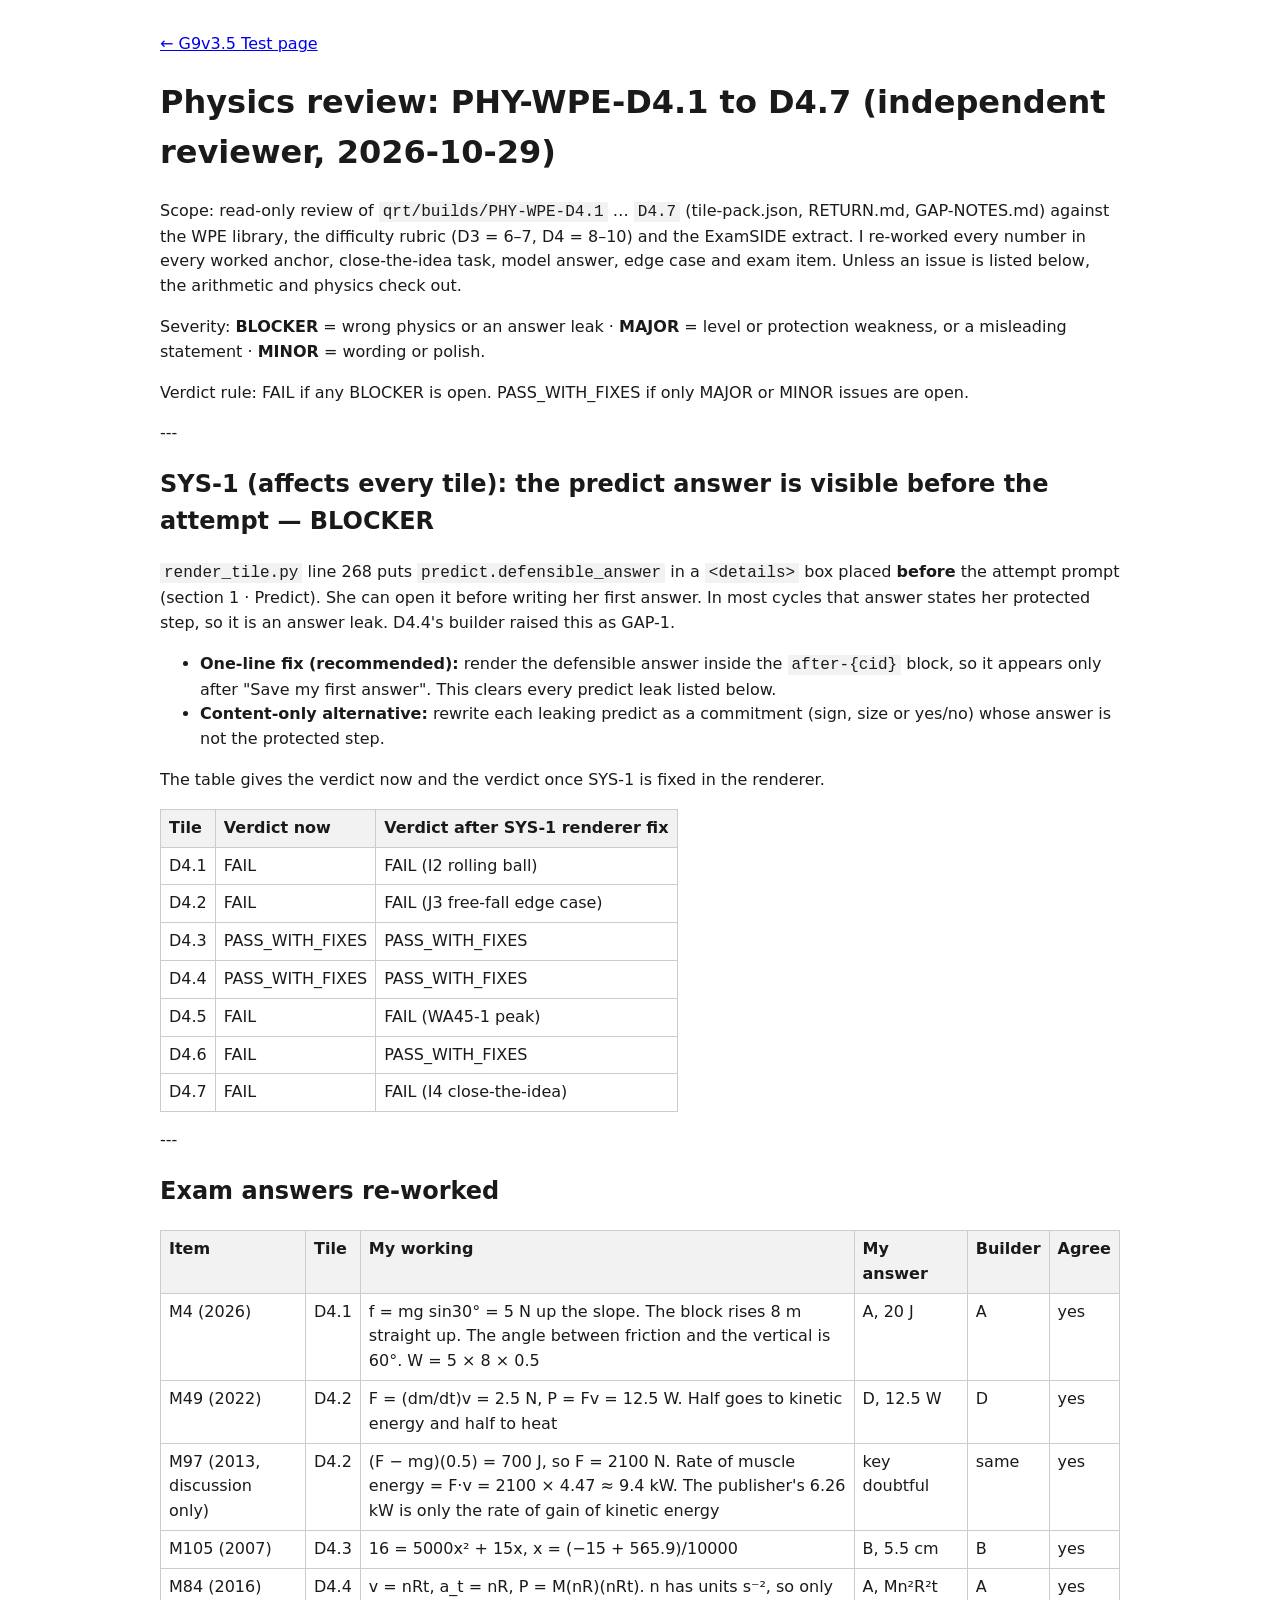
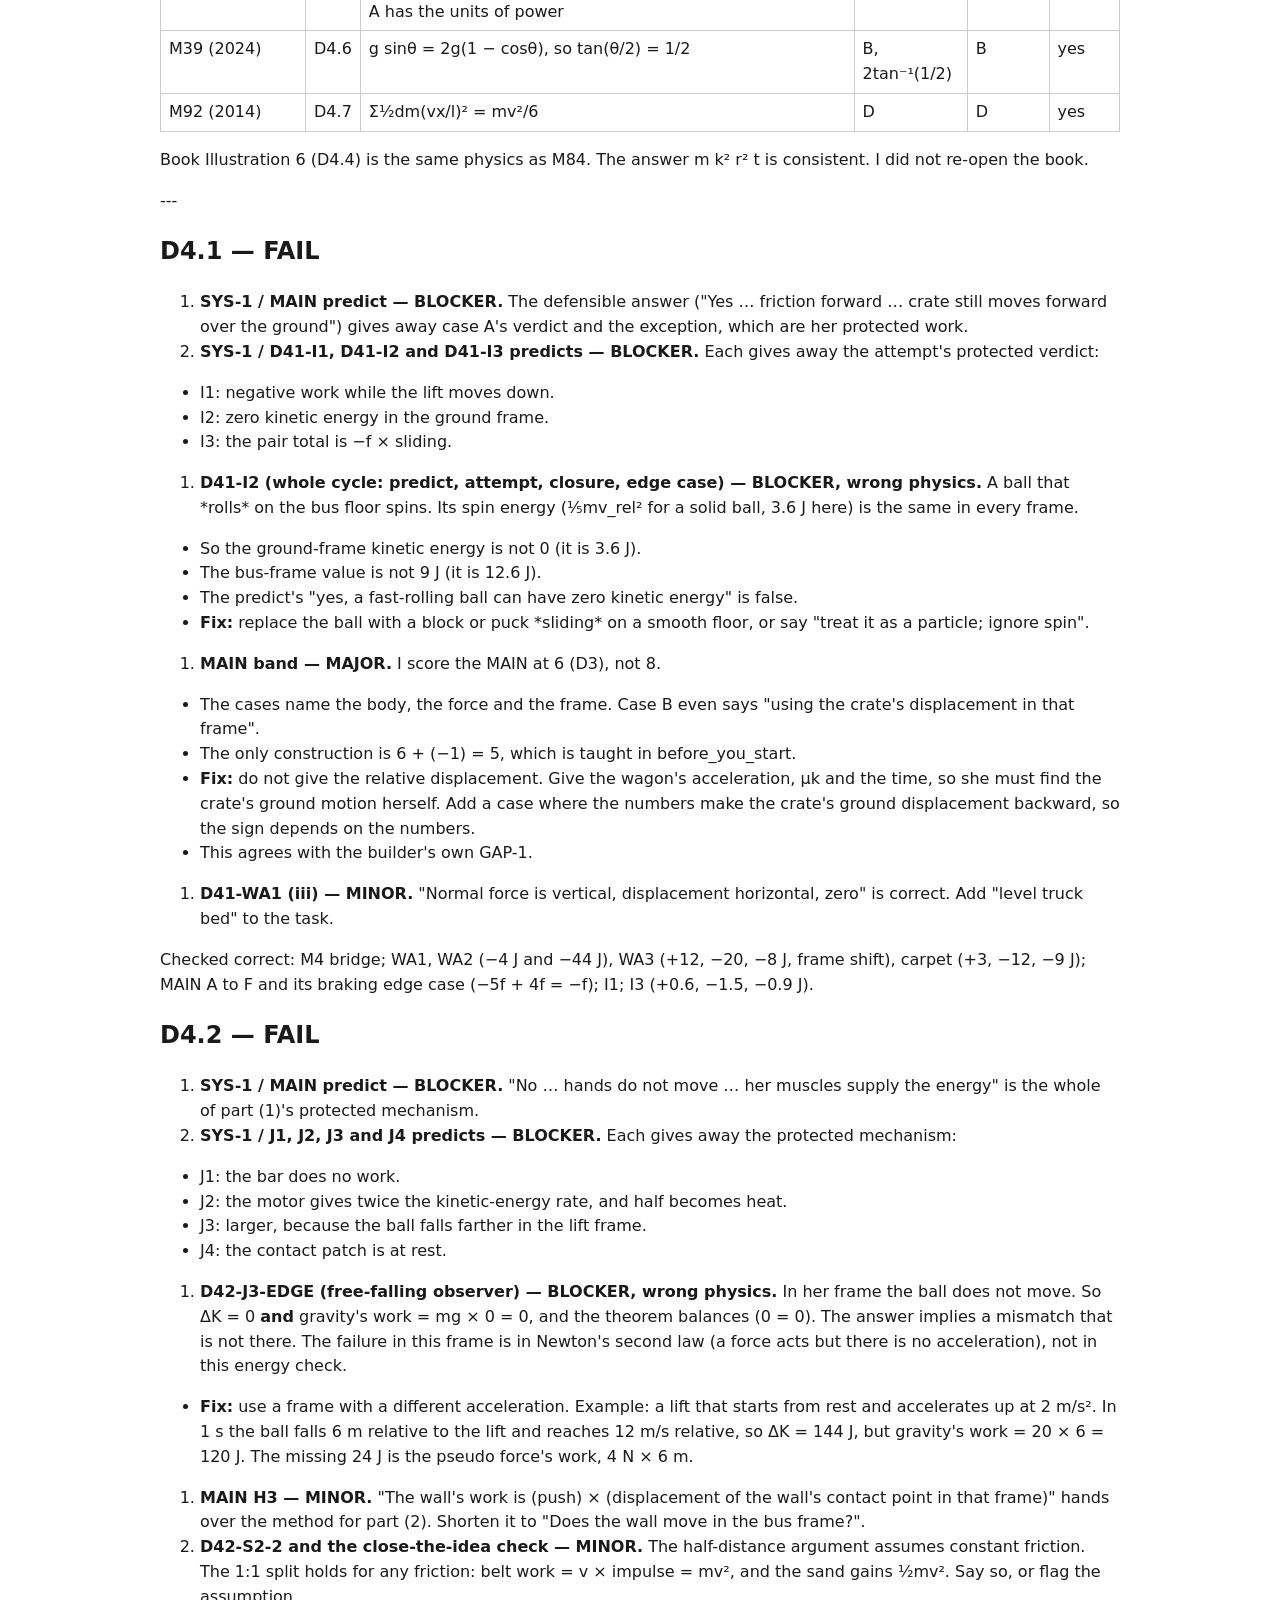
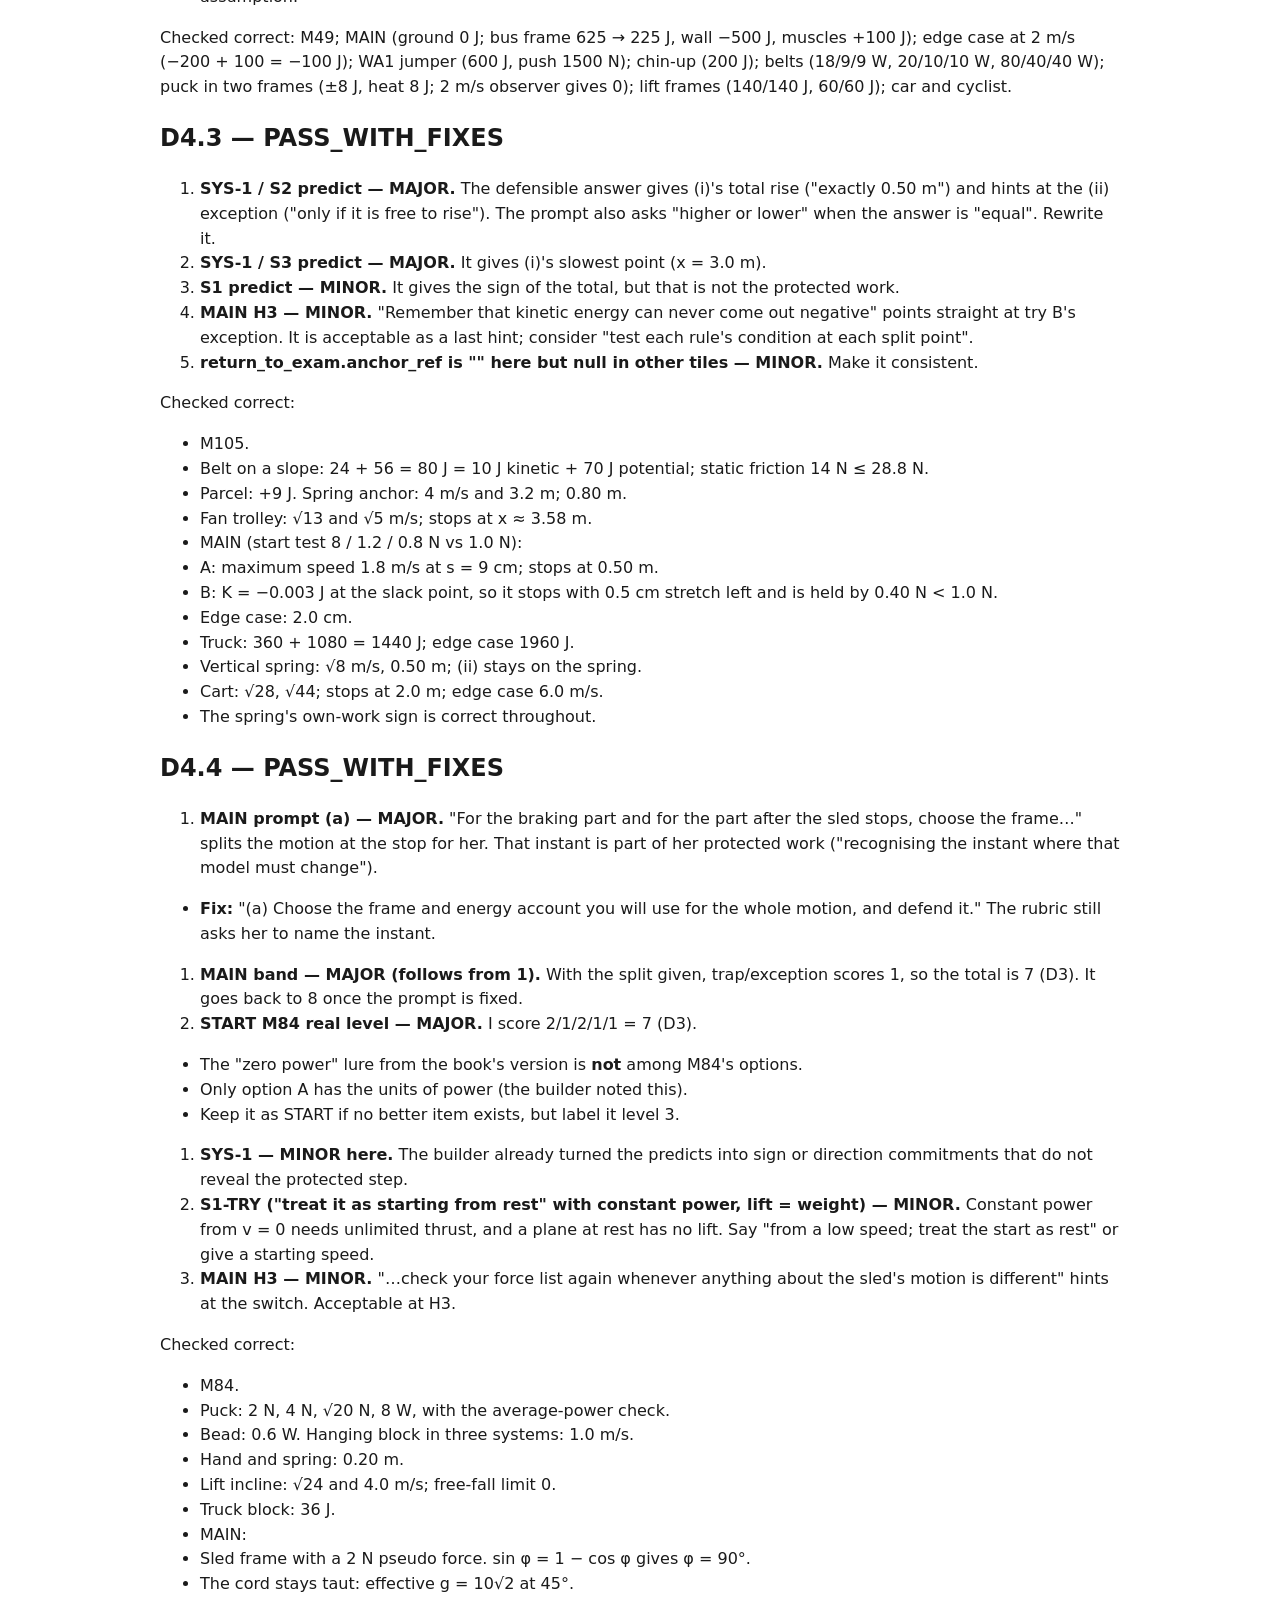
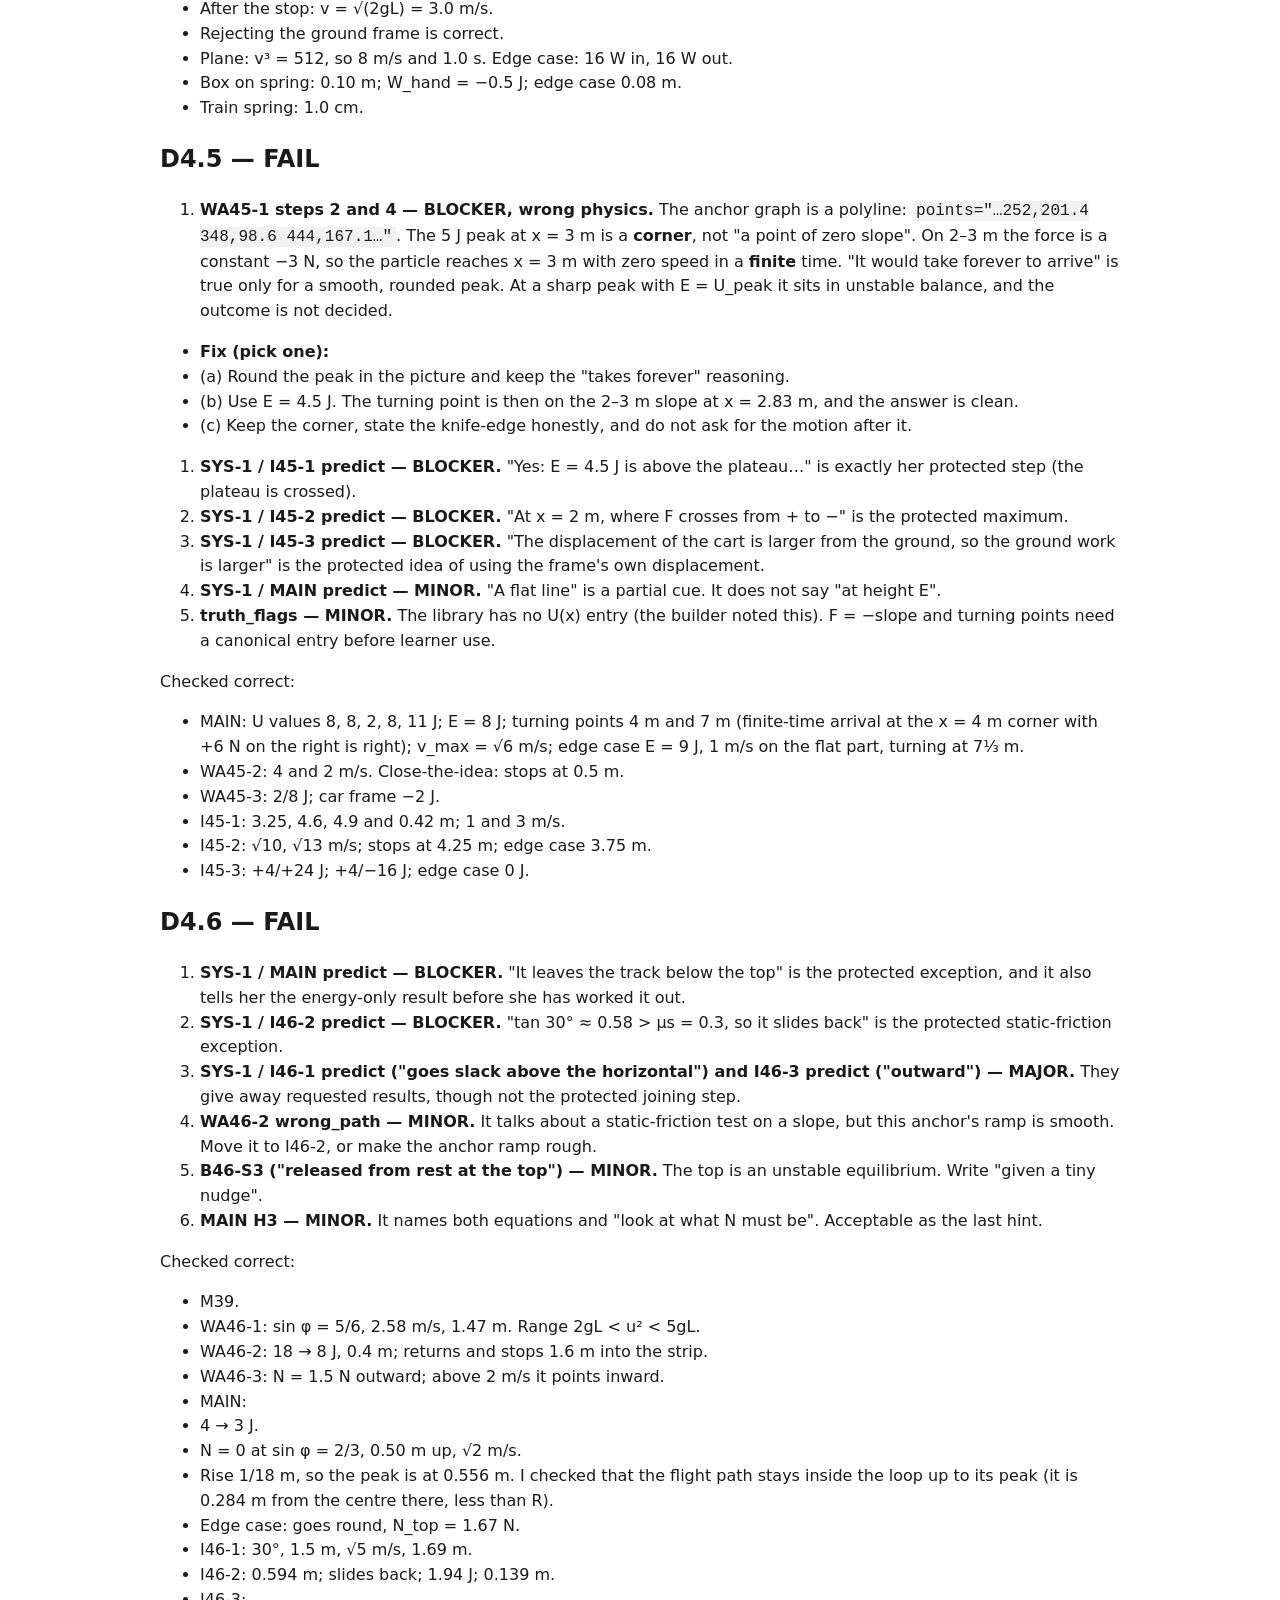
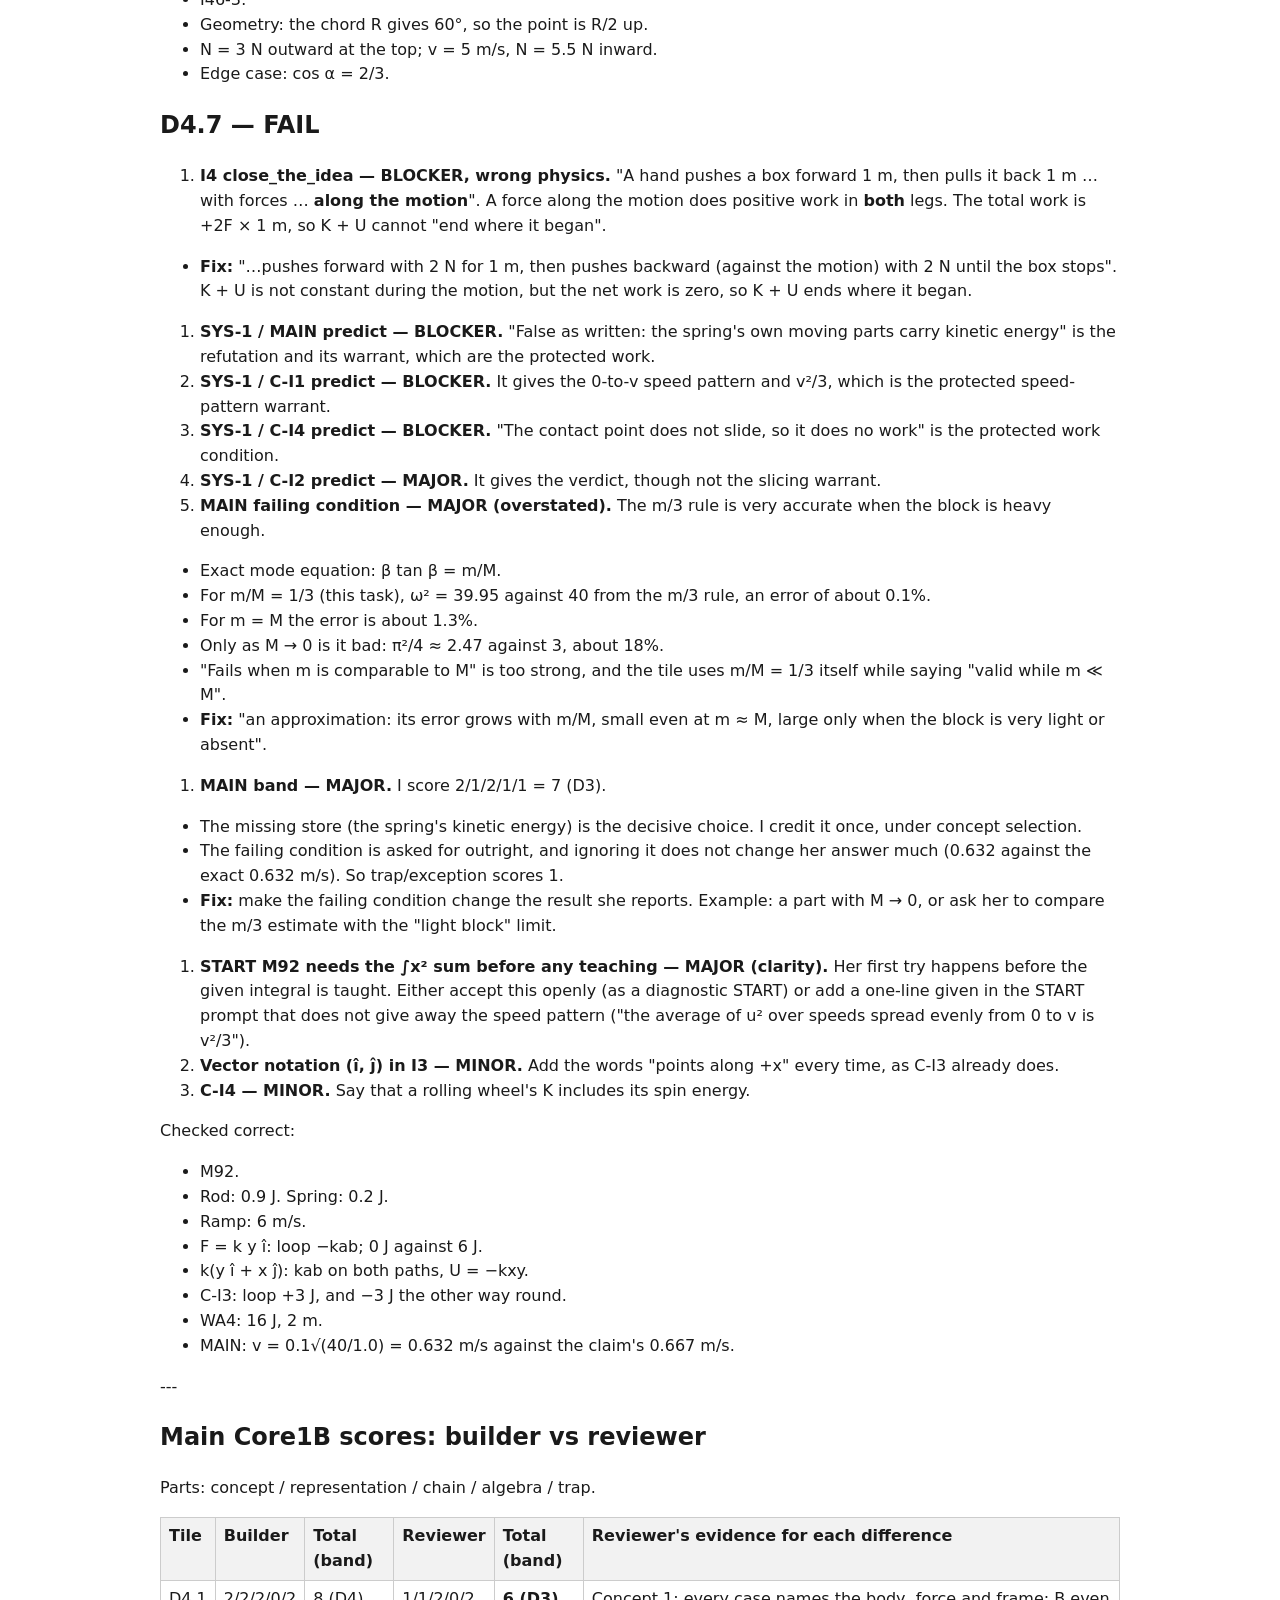
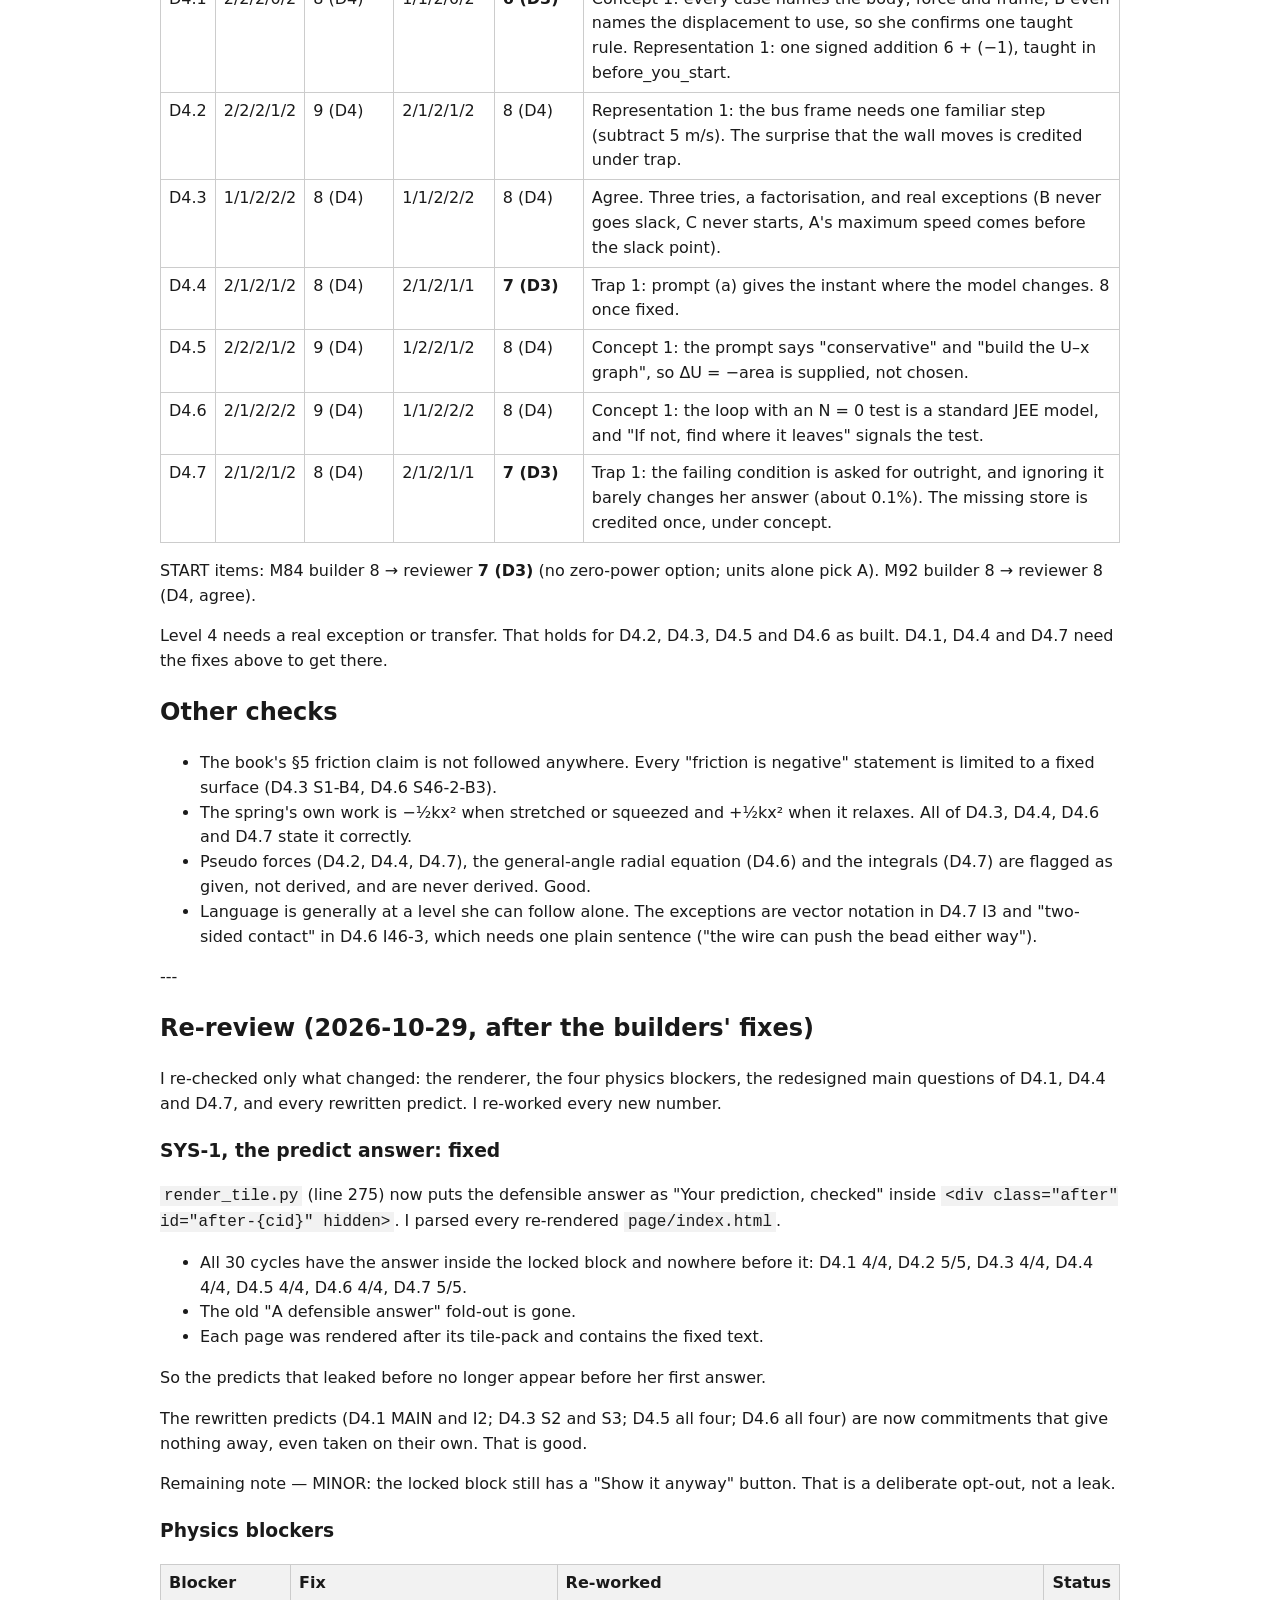
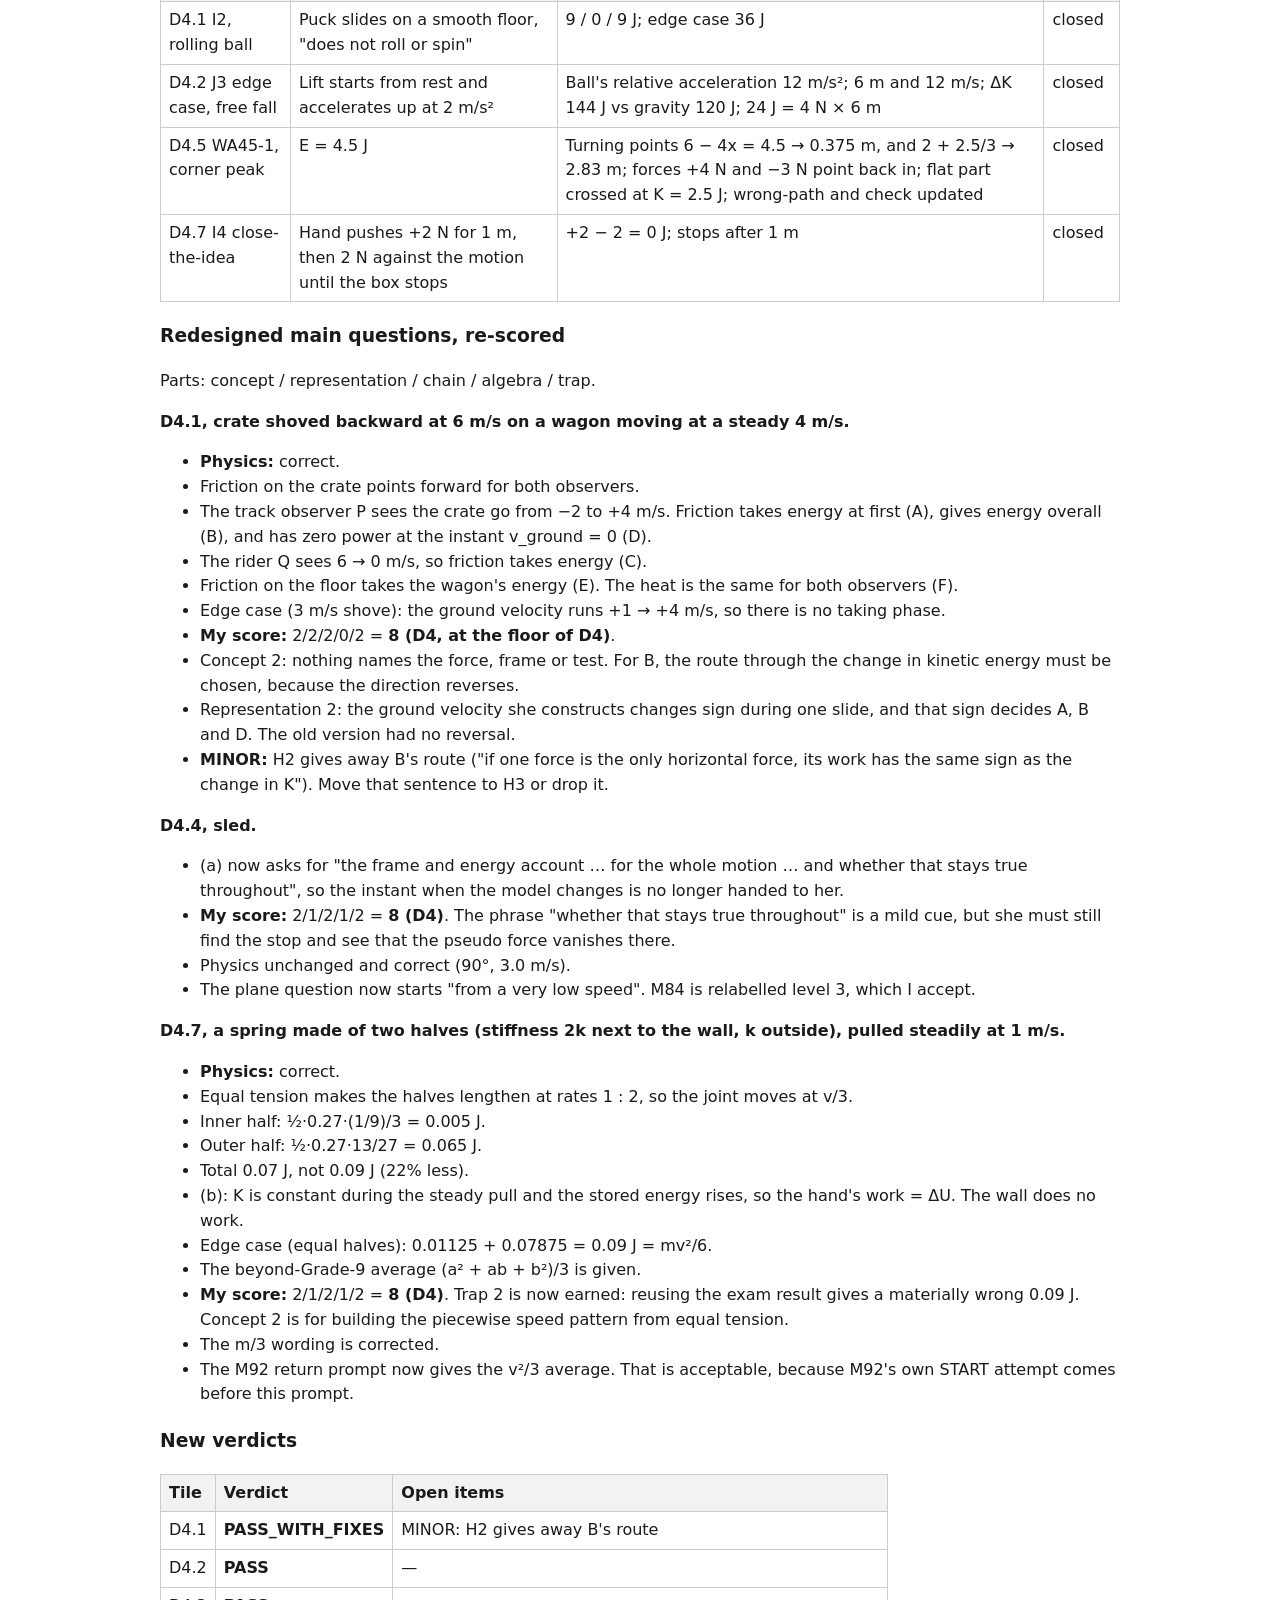
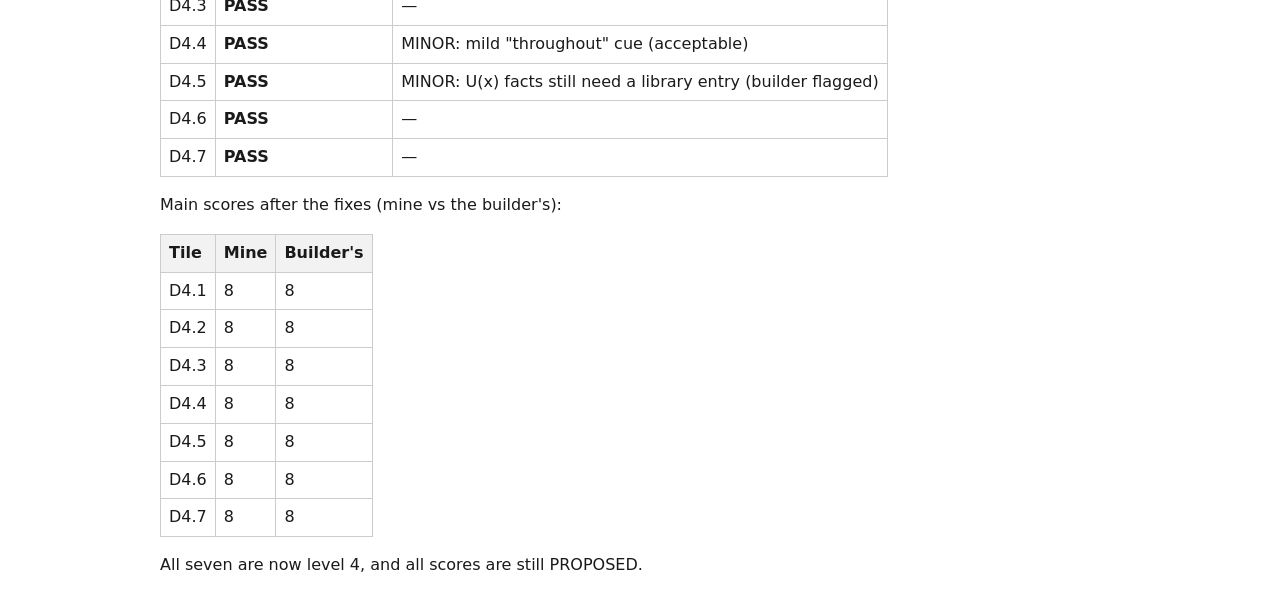
<file: reviews/g9v35/physics-review-d4.html>
<!doctype html><html lang="en"><head><meta charset="utf-8"><meta name="viewport" content="width=device-width,initial-scale=1"><title>Physics review D4</title><style>body{font:16px/1.55 system-ui,sans-serif;max-width:960px;margin:0 auto;padding:16px;background:#fff;color:#1a1a1a}table{border-collapse:collapse;width:100%;overflow-x:auto;display:block}td,th{border:1px solid #ccc;padding:6px 8px;text-align:left;vertical-align:top}th{background:#f2f2f2}code{background:#f2f2f2;padding:1px 4px}pre{background:#f6f6f6;padding:10px;overflow-x:auto}@media(prefers-color-scheme:dark){body{background:#151515;color:#e8e8e8}th,code,pre{background:#262626}td,th{border-color:#444}}</style></head><body><p><a href="../../#/g9v35/test">← G9v3.5 Test page</a></p><h1>Physics review: PHY-WPE-D4.1 to D4.7 (independent reviewer, 2026-10-29)</h1><p>Scope: read-only review of <code>qrt/builds/PHY-WPE-D4.1</code> … <code>D4.7</code> (tile-pack.json, RETURN.md, GAP-NOTES.md) against the WPE library, the difficulty rubric (D3 = 6–7, D4 = 8–10) and the ExamSIDE extract. I re-worked every number in every worked anchor, close-the-idea task, model answer, edge case and exam item. Unless an issue is listed below, the arithmetic and physics check out.</p><p>Severity: <b>BLOCKER</b> = wrong physics or an answer leak · <b>MAJOR</b> = level or protection weakness, or a misleading statement · <b>MINOR</b> = wording or polish.</p><p>Verdict rule: FAIL if any BLOCKER is open. PASS_WITH_FIXES if only MAJOR or MINOR issues are open.</p><p>---</p><h2>SYS-1 (affects every tile): the predict answer is visible before the attempt — BLOCKER</h2><p><code>render_tile.py</code> line 268 puts <code>predict.defensible_answer</code> in a <code>&lt;details&gt;</code> box placed <b>before</b> the attempt prompt (section 1 · Predict). She can open it before writing her first answer. In most cycles that answer states her protected step, so it is an answer leak. D4.4&#x27;s builder raised this as GAP-1.</p><ul><li><b>One-line fix (recommended):</b> render the defensible answer inside the <code>after-{cid}</code> block, so it appears only after &quot;Save my first answer&quot;. This clears every predict leak listed below.</li><li><b>Content-only alternative:</b> rewrite each leaking predict as a commitment (sign, size or yes/no) whose answer is not the protected step.</li></ul><p>The table gives the verdict now and the verdict once SYS-1 is fixed in the renderer.</p><table><tr><th>Tile</th><th>Verdict now</th><th>Verdict after SYS-1 renderer fix</th></tr><tr><td>D4.1</td><td>FAIL</td><td>FAIL (I2 rolling ball)</td></tr><tr><td>D4.2</td><td>FAIL</td><td>FAIL (J3 free-fall edge case)</td></tr><tr><td>D4.3</td><td>PASS_WITH_FIXES</td><td>PASS_WITH_FIXES</td></tr><tr><td>D4.4</td><td>PASS_WITH_FIXES</td><td>PASS_WITH_FIXES</td></tr><tr><td>D4.5</td><td>FAIL</td><td>FAIL (WA45-1 peak)</td></tr><tr><td>D4.6</td><td>FAIL</td><td>PASS_WITH_FIXES</td></tr><tr><td>D4.7</td><td>FAIL</td><td>FAIL (I4 close-the-idea)</td></tr></table><p>---</p><h2>Exam answers re-worked</h2><table><tr><th>Item</th><th>Tile</th><th>My working</th><th>My answer</th><th>Builder</th><th>Agree</th></tr><tr><td>M4 (2026)</td><td>D4.1</td><td>f = mg sin30° = 5 N up the slope. The block rises 8 m straight up. The angle between friction and the vertical is 60°. W = 5 × 8 × 0.5</td><td>A, 20 J</td><td>A</td><td>yes</td></tr><tr><td>M49 (2022)</td><td>D4.2</td><td>F = (dm/dt)v = 2.5 N, P = Fv = 12.5 W. Half goes to kinetic energy and half to heat</td><td>D, 12.5 W</td><td>D</td><td>yes</td></tr><tr><td>M97 (2013, discussion only)</td><td>D4.2</td><td>(F − mg)(0.5) = 700 J, so F = 2100 N. Rate of muscle energy = F·v = 2100 × 4.47 ≈ 9.4 kW. The publisher&#x27;s 6.26 kW is only the rate of gain of kinetic energy</td><td>key doubtful</td><td>same</td><td>yes</td></tr><tr><td>M105 (2007)</td><td>D4.3</td><td>16 = 5000x² + 15x, x = (−15 + 565.9)/10000</td><td>B, 5.5 cm</td><td>B</td><td>yes</td></tr><tr><td>M84 (2016)</td><td>D4.4</td><td>v = nRt, a_t = nR, P = M(nR)(nRt). n has units s⁻², so only A has the units of power</td><td>A, Mn²R²t</td><td>A</td><td>yes</td></tr><tr><td>M39 (2024)</td><td>D4.6</td><td>g sinθ = 2g(1 − cosθ), so tan(θ/2) = 1/2</td><td>B, 2tan⁻¹(1/2)</td><td>B</td><td>yes</td></tr><tr><td>M92 (2014)</td><td>D4.7</td><td>Σ½dm(vx/l)² = mv²/6</td><td>D</td><td>D</td><td>yes</td></tr></table><p>Book Illustration 6 (D4.4) is the same physics as M84. The answer m k² r² t is consistent. I did not re-open the book.</p><p>---</p><h2>D4.1 — FAIL</h2><ol><li><b>SYS-1 / MAIN predict — BLOCKER.</b> The defensible answer (&quot;Yes … friction forward … crate still moves forward over the ground&quot;) gives away case A&#x27;s verdict and the exception, which are her protected work.</li><li><b>SYS-1 / D41-I1, D41-I2 and D41-I3 predicts — BLOCKER.</b> Each gives away the attempt&#x27;s protected verdict:</li></ol><ul><li>I1: negative work while the lift moves down.</li><li>I2: zero kinetic energy in the ground frame.</li><li>I3: the pair total is −f × sliding.</li></ul><ol><li><b>D41-I2 (whole cycle: predict, attempt, closure, edge case) — BLOCKER, wrong physics.</b> A ball that *rolls* on the bus floor spins. Its spin energy (⅕mv_rel² for a solid ball, 3.6 J here) is the same in every frame.</li></ol><ul><li>So the ground-frame kinetic energy is not 0 (it is 3.6 J).</li><li>The bus-frame value is not 9 J (it is 12.6 J).</li><li>The predict&#x27;s &quot;yes, a fast-rolling ball can have zero kinetic energy&quot; is false.</li><li><b>Fix:</b> replace the ball with a block or puck *sliding* on a smooth floor, or say &quot;treat it as a particle; ignore spin&quot;.</li></ul><ol><li><b>MAIN band — MAJOR.</b> I score the MAIN at 6 (D3), not 8.</li></ol><ul><li>The cases name the body, the force and the frame. Case B even says &quot;using the crate&#x27;s displacement in that frame&quot;.</li><li>The only construction is 6 + (−1) = 5, which is taught in before_you_start.</li><li><b>Fix:</b> do not give the relative displacement. Give the wagon&#x27;s acceleration, μk and the time, so she must find the crate&#x27;s ground motion herself. Add a case where the numbers make the crate&#x27;s ground displacement backward, so the sign depends on the numbers.</li><li>This agrees with the builder&#x27;s own GAP-1.</li></ul><ol><li><b>D41-WA1 (iii) — MINOR.</b> &quot;Normal force is vertical, displacement horizontal, zero&quot; is correct. Add &quot;level truck bed&quot; to the task.</li></ol><p>Checked correct: M4 bridge; WA1, WA2 (−4 J and −44 J), WA3 (+12, −20, −8 J, frame shift), carpet (+3, −12, −9 J); MAIN A to F and its braking edge case (−5f + 4f = −f); I1; I3 (+0.6, −1.5, −0.9 J).</p><h2>D4.2 — FAIL</h2><ol><li><b>SYS-1 / MAIN predict — BLOCKER.</b> &quot;No … hands do not move … her muscles supply the energy&quot; is the whole of part (1)&#x27;s protected mechanism.</li><li><b>SYS-1 / J1, J2, J3 and J4 predicts — BLOCKER.</b> Each gives away the protected mechanism:</li></ol><ul><li>J1: the bar does no work.</li><li>J2: the motor gives twice the kinetic-energy rate, and half becomes heat.</li><li>J3: larger, because the ball falls farther in the lift frame.</li><li>J4: the contact patch is at rest.</li></ul><ol><li><b>D42-J3-EDGE (free-falling observer) — BLOCKER, wrong physics.</b> In her frame the ball does not move. So ΔK = 0 <b>and</b> gravity&#x27;s work = mg × 0 = 0, and the theorem balances (0 = 0). The answer implies a mismatch that is not there. The failure in this frame is in Newton&#x27;s second law (a force acts but there is no acceleration), not in this energy check.</li></ol><ul><li><b>Fix:</b> use a frame with a different acceleration. Example: a lift that starts from rest and accelerates up at 2 m/s². In 1 s the ball falls 6 m relative to the lift and reaches 12 m/s relative, so ΔK = 144 J, but gravity&#x27;s work = 20 × 6 = 120 J. The missing 24 J is the pseudo force&#x27;s work, 4 N × 6 m.</li></ul><ol><li><b>MAIN H3 — MINOR.</b> &quot;The wall&#x27;s work is (push) × (displacement of the wall&#x27;s contact point in that frame)&quot; hands over the method for part (2). Shorten it to &quot;Does the wall move in the bus frame?&quot;.</li><li><b>D42-S2-2 and the close-the-idea check — MINOR.</b> The half-distance argument assumes constant friction. The 1:1 split holds for any friction: belt work = v × impulse = mv², and the sand gains ½mv². Say so, or flag the assumption.</li></ol><p>Checked correct: M49; MAIN (ground 0 J; bus frame 625 → 225 J, wall −500 J, muscles +100 J); edge case at 2 m/s (−200 + 100 = −100 J); WA1 jumper (600 J, push 1500 N); chin-up (200 J); belts (18/9/9 W, 20/10/10 W, 80/40/40 W); puck in two frames (±8 J, heat 8 J; 2 m/s observer gives 0); lift frames (140/140 J, 60/60 J); car and cyclist.</p><h2>D4.3 — PASS_WITH_FIXES</h2><ol><li><b>SYS-1 / S2 predict — MAJOR.</b> The defensible answer gives (i)&#x27;s total rise (&quot;exactly 0.50 m&quot;) and hints at the (ii) exception (&quot;only if it is free to rise&quot;). The prompt also asks &quot;higher or lower&quot; when the answer is &quot;equal&quot;. Rewrite it.</li><li><b>SYS-1 / S3 predict — MAJOR.</b> It gives (i)&#x27;s slowest point (x = 3.0 m).</li><li><b>S1 predict — MINOR.</b> It gives the sign of the total, but that is not the protected work.</li><li><b>MAIN H3 — MINOR.</b> &quot;Remember that kinetic energy can never come out negative&quot; points straight at try B&#x27;s exception. It is acceptable as a last hint; consider &quot;test each rule&#x27;s condition at each split point&quot;.</li><li><b>return_to_exam.anchor_ref is &quot;&quot; here but null in other tiles — MINOR.</b> Make it consistent.</li></ol><p>Checked correct:</p><ul><li>M105.</li><li>Belt on a slope: 24 + 56 = 80 J = 10 J kinetic + 70 J potential; static friction 14 N ≤ 28.8 N.</li><li>Parcel: +9 J. Spring anchor: 4 m/s and 3.2 m; 0.80 m.</li><li>Fan trolley: √13 and √5 m/s; stops at x ≈ 3.58 m.</li><li>MAIN (start test 8 / 1.2 / 0.8 N vs 1.0 N):</li><li>A: maximum speed 1.8 m/s at s = 9 cm; stops at 0.50 m.</li><li>B: K = −0.003 J at the slack point, so it stops with 0.5 cm stretch left and is held by 0.40 N &lt; 1.0 N.</li><li>Edge case: 2.0 cm.</li><li>Truck: 360 + 1080 = 1440 J; edge case 1960 J.</li><li>Vertical spring: √8 m/s, 0.50 m; (ii) stays on the spring.</li><li>Cart: √28, √44; stops at 2.0 m; edge case 6.0 m/s.</li><li>The spring&#x27;s own-work sign is correct throughout.</li></ul><h2>D4.4 — PASS_WITH_FIXES</h2><ol><li><b>MAIN prompt (a) — MAJOR.</b> &quot;For the braking part and for the part after the sled stops, choose the frame…&quot; splits the motion at the stop for her. That instant is part of her protected work (&quot;recognising the instant where that model must change&quot;).</li></ol><ul><li><b>Fix:</b> &quot;(a) Choose the frame and energy account you will use for the whole motion, and defend it.&quot; The rubric still asks her to name the instant.</li></ul><ol><li><b>MAIN band — MAJOR (follows from 1).</b> With the split given, trap/exception scores 1, so the total is 7 (D3). It goes back to 8 once the prompt is fixed.</li><li><b>START M84 real level — MAJOR.</b> I score 2/1/2/1/1 = 7 (D3).</li></ol><ul><li>The &quot;zero power&quot; lure from the book&#x27;s version is <b>not</b> among M84&#x27;s options.</li><li>Only option A has the units of power (the builder noted this).</li><li>Keep it as START if no better item exists, but label it level 3.</li></ul><ol><li><b>SYS-1 — MINOR here.</b> The builder already turned the predicts into sign or direction commitments that do not reveal the protected step.</li><li><b>S1-TRY (&quot;treat it as starting from rest&quot; with constant power, lift = weight) — MINOR.</b> Constant power from v = 0 needs unlimited thrust, and a plane at rest has no lift. Say &quot;from a low speed; treat the start as rest&quot; or give a starting speed.</li><li><b>MAIN H3 — MINOR.</b> &quot;…check your force list again whenever anything about the sled&#x27;s motion is different&quot; hints at the switch. Acceptable at H3.</li></ol><p>Checked correct:</p><ul><li>M84.</li><li>Puck: 2 N, 4 N, √20 N, 8 W, with the average-power check.</li><li>Bead: 0.6 W. Hanging block in three systems: 1.0 m/s.</li><li>Hand and spring: 0.20 m.</li><li>Lift incline: √24 and 4.0 m/s; free-fall limit 0.</li><li>Truck block: 36 J.</li><li>MAIN:</li><li>Sled frame with a 2 N pseudo force. sin φ = 1 − cos φ gives φ = 90°.</li><li>The cord stays taut: effective g = 10√2 at 45°.</li><li>After the stop: v = √(2gL) = 3.0 m/s.</li><li>Rejecting the ground frame is correct.</li><li>Plane: v³ = 512, so 8 m/s and 1.0 s. Edge case: 16 W in, 16 W out.</li><li>Box on spring: 0.10 m; W_hand = −0.5 J; edge case 0.08 m.</li><li>Train spring: 1.0 cm.</li></ul><h2>D4.5 — FAIL</h2><ol><li><b>WA45-1 steps 2 and 4 — BLOCKER, wrong physics.</b> The anchor graph is a polyline: <code>points=&quot;…252,201.4 348,98.6 444,167.1…&quot;</code>. The 5 J peak at x = 3 m is a <b>corner</b>, not &quot;a point of zero slope&quot;. On 2–3 m the force is a constant −3 N, so the particle reaches x = 3 m with zero speed in a <b>finite</b> time. &quot;It would take forever to arrive&quot; is true only for a smooth, rounded peak. At a sharp peak with E = U_peak it sits in unstable balance, and the outcome is not decided.</li></ol><ul><li><b>Fix (pick one):</b></li><li>(a) Round the peak in the picture and keep the &quot;takes forever&quot; reasoning.</li><li>(b) Use E = 4.5 J. The turning point is then on the 2–3 m slope at x = 2.83 m, and the answer is clean.</li><li>(c) Keep the corner, state the knife-edge honestly, and do not ask for the motion after it.</li></ul><ol><li><b>SYS-1 / I45-1 predict — BLOCKER.</b> &quot;Yes: E = 4.5 J is above the plateau…&quot; is exactly her protected step (the plateau is crossed).</li><li><b>SYS-1 / I45-2 predict — BLOCKER.</b> &quot;At x = 2 m, where F crosses from + to −&quot; is the protected maximum.</li><li><b>SYS-1 / I45-3 predict — BLOCKER.</b> &quot;The displacement of the cart is larger from the ground, so the ground work is larger&quot; is the protected idea of using the frame&#x27;s own displacement.</li><li><b>SYS-1 / MAIN predict — MINOR.</b> &quot;A flat line&quot; is a partial cue. It does not say &quot;at height E&quot;.</li><li><b>truth_flags — MINOR.</b> The library has no U(x) entry (the builder noted this). F = −slope and turning points need a canonical entry before learner use.</li></ol><p>Checked correct:</p><ul><li>MAIN: U values 8, 8, 2, 8, 11 J; E = 8 J; turning points 4 m and 7 m (finite-time arrival at the x = 4 m corner with +6 N on the right is right); v_max = √6 m/s; edge case E = 9 J, 1 m/s on the flat part, turning at 7⅓ m.</li><li>WA45-2: 4 and 2 m/s. Close-the-idea: stops at 0.5 m.</li><li>WA45-3: 2/8 J; car frame −2 J.</li><li>I45-1: 3.25, 4.6, 4.9 and 0.42 m; 1 and 3 m/s.</li><li>I45-2: √10, √13 m/s; stops at 4.25 m; edge case 3.75 m.</li><li>I45-3: +4/+24 J; +4/−16 J; edge case 0 J.</li></ul><h2>D4.6 — FAIL</h2><ol><li><b>SYS-1 / MAIN predict — BLOCKER.</b> &quot;It leaves the track below the top&quot; is the protected exception, and it also tells her the energy-only result before she has worked it out.</li><li><b>SYS-1 / I46-2 predict — BLOCKER.</b> &quot;tan 30° ≈ 0.58 &gt; μs = 0.3, so it slides back&quot; is the protected static-friction exception.</li><li><b>SYS-1 / I46-1 predict (&quot;goes slack above the horizontal&quot;) and I46-3 predict (&quot;outward&quot;) — MAJOR.</b> They give away requested results, though not the protected joining step.</li><li><b>WA46-2 wrong_path — MINOR.</b> It talks about a static-friction test on a slope, but this anchor&#x27;s ramp is smooth. Move it to I46-2, or make the anchor ramp rough.</li><li><b>B46-S3 (&quot;released from rest at the top&quot;) — MINOR.</b> The top is an unstable equilibrium. Write &quot;given a tiny nudge&quot;.</li><li><b>MAIN H3 — MINOR.</b> It names both equations and &quot;look at what N must be&quot;. Acceptable as the last hint.</li></ol><p>Checked correct:</p><ul><li>M39.</li><li>WA46-1: sin φ = 5/6, 2.58 m/s, 1.47 m. Range 2gL &lt; u² &lt; 5gL.</li><li>WA46-2: 18 → 8 J, 0.4 m; returns and stops 1.6 m into the strip.</li><li>WA46-3: N = 1.5 N outward; above 2 m/s it points inward.</li><li>MAIN:</li><li>4 → 3 J.</li><li>N = 0 at sin φ = 2/3, 0.50 m up, √2 m/s.</li><li>Rise 1/18 m, so the peak is at 0.556 m. I checked that the flight path stays inside the loop up to its peak (it is 0.284 m from the centre there, less than R).</li><li>Edge case: goes round, N_top = 1.67 N.</li><li>I46-1: 30°, 1.5 m, √5 m/s, 1.69 m.</li><li>I46-2: 0.594 m; slides back; 1.94 J; 0.139 m.</li><li>I46-3:</li><li>Geometry: the chord R gives 60°, so the point is R/2 up.</li><li>N = 3 N outward at the top; v = 5 m/s, N = 5.5 N inward.</li><li>Edge case: cos α = 2/3.</li></ul><h2>D4.7 — FAIL</h2><ol><li><b>I4 close_the_idea — BLOCKER, wrong physics.</b> &quot;A hand pushes a box forward 1 m, then pulls it back 1 m … with forces … <b>along the motion</b>&quot;. A force along the motion does positive work in <b>both</b> legs. The total work is +2F × 1 m, so K + U cannot &quot;end where it began&quot;.</li></ol><ul><li><b>Fix:</b> &quot;…pushes forward with 2 N for 1 m, then pushes backward (against the motion) with 2 N until the box stops&quot;. K + U is not constant during the motion, but the net work is zero, so K + U ends where it began.</li></ul><ol><li><b>SYS-1 / MAIN predict — BLOCKER.</b> &quot;False as written: the spring&#x27;s own moving parts carry kinetic energy&quot; is the refutation and its warrant, which are the protected work.</li><li><b>SYS-1 / C-I1 predict — BLOCKER.</b> It gives the 0-to-v speed pattern and v²/3, which is the protected speed-pattern warrant.</li><li><b>SYS-1 / C-I4 predict — BLOCKER.</b> &quot;The contact point does not slide, so it does no work&quot; is the protected work condition.</li><li><b>SYS-1 / C-I2 predict — MAJOR.</b> It gives the verdict, though not the slicing warrant.</li><li><b>MAIN failing condition — MAJOR (overstated).</b> The m/3 rule is very accurate when the block is heavy enough.</li></ol><ul><li>Exact mode equation: β tan β = m/M.</li><li>For m/M = 1/3 (this task), ω² = 39.95 against 40 from the m/3 rule, an error of about 0.1%.</li><li>For m = M the error is about 1.3%.</li><li>Only as M → 0 is it bad: π²/4 ≈ 2.47 against 3, about 18%.</li><li>&quot;Fails when m is comparable to M&quot; is too strong, and the tile uses m/M = 1/3 itself while saying &quot;valid while m ≪ M&quot;.</li><li><b>Fix:</b> &quot;an approximation: its error grows with m/M, small even at m ≈ M, large only when the block is very light or absent&quot;.</li></ul><ol><li><b>MAIN band — MAJOR.</b> I score 2/1/2/1/1 = 7 (D3).</li></ol><ul><li>The missing store (the spring&#x27;s kinetic energy) is the decisive choice. I credit it once, under concept selection.</li><li>The failing condition is asked for outright, and ignoring it does not change her answer much (0.632 against the exact 0.632 m/s). So trap/exception scores 1.</li><li><b>Fix:</b> make the failing condition change the result she reports. Example: a part with M → 0, or ask her to compare the m/3 estimate with the &quot;light block&quot; limit.</li></ul><ol><li><b>START M92 needs the ∫x² sum before any teaching — MAJOR (clarity).</b> Her first try happens before the given integral is taught. Either accept this openly (as a diagnostic START) or add a one-line given in the START prompt that does not give away the speed pattern (&quot;the average of u² over speeds spread evenly from 0 to v is v²/3&quot;).</li><li><b>Vector notation (î, ĵ) in I3 — MINOR.</b> Add the words &quot;points along +x&quot; every time, as C-I3 already does.</li><li><b>C-I4 — MINOR.</b> Say that a rolling wheel&#x27;s K includes its spin energy.</li></ol><p>Checked correct:</p><ul><li>M92.</li><li>Rod: 0.9 J. Spring: 0.2 J.</li><li>Ramp: 6 m/s.</li><li>F = k y î: loop −kab; 0 J against 6 J.</li><li>k(y î + x ĵ): kab on both paths, U = −kxy.</li><li>C-I3: loop +3 J, and −3 J the other way round.</li><li>WA4: 16 J, 2 m.</li><li>MAIN: v = 0.1√(40/1.0) = 0.632 m/s against the claim&#x27;s 0.667 m/s.</li></ul><p>---</p><h2>Main Core1B scores: builder vs reviewer</h2><p>Parts: concept / representation / chain / algebra / trap.</p><table><tr><th>Tile</th><th>Builder</th><th>Total (band)</th><th>Reviewer</th><th>Total (band)</th><th>Reviewer&#x27;s evidence for each difference</th></tr><tr><td>D4.1</td><td>2/2/2/0/2</td><td>8 (D4)</td><td>1/1/2/0/2</td><td><b>6 (D3)</b></td><td>Concept 1: every case names the body, force and frame; B even names the displacement to use, so she confirms one taught rule. Representation 1: one signed addition 6 + (−1), taught in before_you_start.</td></tr><tr><td>D4.2</td><td>2/2/2/1/2</td><td>9 (D4)</td><td>2/1/2/1/2</td><td>8 (D4)</td><td>Representation 1: the bus frame needs one familiar step (subtract 5 m/s). The surprise that the wall moves is credited under trap.</td></tr><tr><td>D4.3</td><td>1/1/2/2/2</td><td>8 (D4)</td><td>1/1/2/2/2</td><td>8 (D4)</td><td>Agree. Three tries, a factorisation, and real exceptions (B never goes slack, C never starts, A&#x27;s maximum speed comes before the slack point).</td></tr><tr><td>D4.4</td><td>2/1/2/1/2</td><td>8 (D4)</td><td>2/1/2/1/1</td><td><b>7 (D3)</b></td><td>Trap 1: prompt (a) gives the instant where the model changes. 8 once fixed.</td></tr><tr><td>D4.5</td><td>2/2/2/1/2</td><td>9 (D4)</td><td>1/2/2/1/2</td><td>8 (D4)</td><td>Concept 1: the prompt says &quot;conservative&quot; and &quot;build the U–x graph&quot;, so ΔU = −area is supplied, not chosen.</td></tr><tr><td>D4.6</td><td>2/1/2/2/2</td><td>9 (D4)</td><td>1/1/2/2/2</td><td>8 (D4)</td><td>Concept 1: the loop with an N = 0 test is a standard JEE model, and &quot;If not, find where it leaves&quot; signals the test.</td></tr><tr><td>D4.7</td><td>2/1/2/1/2</td><td>8 (D4)</td><td>2/1/2/1/1</td><td><b>7 (D3)</b></td><td>Trap 1: the failing condition is asked for outright, and ignoring it barely changes her answer (about 0.1%). The missing store is credited once, under concept.</td></tr></table><p>START items: M84 builder 8 → reviewer <b>7 (D3)</b> (no zero-power option; units alone pick A). M92 builder 8 → reviewer 8 (D4, agree).</p><p>Level 4 needs a real exception or transfer. That holds for D4.2, D4.3, D4.5 and D4.6 as built. D4.1, D4.4 and D4.7 need the fixes above to get there.</p><h2>Other checks</h2><ul><li>The book&#x27;s §5 friction claim is not followed anywhere. Every &quot;friction is negative&quot; statement is limited to a fixed surface (D4.3 S1-B4, D4.6 S46-2-B3).</li><li>The spring&#x27;s own work is −½kx² when stretched or squeezed and +½kx² when it relaxes. All of D4.3, D4.4, D4.6 and D4.7 state it correctly.</li><li>Pseudo forces (D4.2, D4.4, D4.7), the general-angle radial equation (D4.6) and the integrals (D4.7) are flagged as given, not derived, and are never derived. Good.</li><li>Language is generally at a level she can follow alone. The exceptions are vector notation in D4.7 I3 and &quot;two-sided contact&quot; in D4.6 I46-3, which needs one plain sentence (&quot;the wire can push the bead either way&quot;).</li></ul><p>---</p><h2>Re-review (2026-10-29, after the builders&#x27; fixes)</h2><p>I re-checked only what changed: the renderer, the four physics blockers, the redesigned main questions of D4.1, D4.4 and D4.7, and every rewritten predict. I re-worked every new number.</p><h3>SYS-1, the predict answer: fixed</h3><p><code>render_tile.py</code> (line 275) now puts the defensible answer as &quot;Your prediction, checked&quot; inside <code>&lt;div class=&quot;after&quot; id=&quot;after-{cid}&quot; hidden&gt;</code>. I parsed every re-rendered <code>page/index.html</code>.</p><ul><li>All 30 cycles have the answer inside the locked block and nowhere before it: D4.1 4/4, D4.2 5/5, D4.3 4/4, D4.4 4/4, D4.5 4/4, D4.6 4/4, D4.7 5/5.</li><li>The old &quot;A defensible answer&quot; fold-out is gone.</li><li>Each page was rendered after its tile-pack and contains the fixed text.</li></ul><p>So the predicts that leaked before no longer appear before her first answer.</p><p>The rewritten predicts (D4.1 MAIN and I2; D4.3 S2 and S3; D4.5 all four; D4.6 all four) are now commitments that give nothing away, even taken on their own. That is good.</p><p>Remaining note — MINOR: the locked block still has a &quot;Show it anyway&quot; button. That is a deliberate opt-out, not a leak.</p><h3>Physics blockers</h3><table><tr><th>Blocker</th><th>Fix</th><th>Re-worked</th><th>Status</th></tr><tr><td>D4.1 I2, rolling ball</td><td>Puck slides on a smooth floor, &quot;does not roll or spin&quot;</td><td>9 / 0 / 9 J; edge case 36 J</td><td>closed</td></tr><tr><td>D4.2 J3 edge case, free fall</td><td>Lift starts from rest and accelerates up at 2 m/s²</td><td>Ball&#x27;s relative acceleration 12 m/s²; 6 m and 12 m/s; ΔK 144 J vs gravity 120 J; 24 J = 4 N × 6 m</td><td>closed</td></tr><tr><td>D4.5 WA45-1, corner peak</td><td>E = 4.5 J</td><td>Turning points 6 − 4x = 4.5 → 0.375 m, and 2 + 2.5/3 → 2.83 m; forces +4 N and −3 N point back in; flat part crossed at K = 2.5 J; wrong-path and check updated</td><td>closed</td></tr><tr><td>D4.7 I4 close-the-idea</td><td>Hand pushes +2 N for 1 m, then 2 N against the motion until the box stops</td><td>+2 − 2 = 0 J; stops after 1 m</td><td>closed</td></tr></table><h3>Redesigned main questions, re-scored</h3><p>Parts: concept / representation / chain / algebra / trap.</p><p><b>D4.1, crate shoved backward at 6 m/s on a wagon moving at a steady 4 m/s.</b></p><ul><li><b>Physics:</b> correct.</li><li>Friction on the crate points forward for both observers.</li><li>The track observer P sees the crate go from −2 to +4 m/s. Friction takes energy at first (A), gives energy overall (B), and has zero power at the instant v_ground = 0 (D).</li><li>The rider Q sees 6 → 0 m/s, so friction takes energy (C).</li><li>Friction on the floor takes the wagon&#x27;s energy (E). The heat is the same for both observers (F).</li><li>Edge case (3 m/s shove): the ground velocity runs +1 → +4 m/s, so there is no taking phase.</li><li><b>My score:</b> 2/2/2/0/2 = <b>8 (D4, at the floor of D4)</b>.</li><li>Concept 2: nothing names the force, frame or test. For B, the route through the change in kinetic energy must be chosen, because the direction reverses.</li><li>Representation 2: the ground velocity she constructs changes sign during one slide, and that sign decides A, B and D. The old version had no reversal.</li><li><b>MINOR:</b> H2 gives away B&#x27;s route (&quot;if one force is the only horizontal force, its work has the same sign as the change in K&quot;). Move that sentence to H3 or drop it.</li></ul><p><b>D4.4, sled.</b></p><ul><li>(a) now asks for &quot;the frame and energy account … for the whole motion … and whether that stays true throughout&quot;, so the instant when the model changes is no longer handed to her.</li><li><b>My score:</b> 2/1/2/1/2 = <b>8 (D4)</b>. The phrase &quot;whether that stays true throughout&quot; is a mild cue, but she must still find the stop and see that the pseudo force vanishes there.</li><li>Physics unchanged and correct (90°, 3.0 m/s).</li><li>The plane question now starts &quot;from a very low speed&quot;. M84 is relabelled level 3, which I accept.</li></ul><p><b>D4.7, a spring made of two halves (stiffness 2k next to the wall, k outside), pulled steadily at 1 m/s.</b></p><ul><li><b>Physics:</b> correct.</li><li>Equal tension makes the halves lengthen at rates 1 : 2, so the joint moves at v/3.</li><li>Inner half: ½·0.27·(1/9)/3 = 0.005 J.</li><li>Outer half: ½·0.27·13/27 = 0.065 J.</li><li>Total 0.07 J, not 0.09 J (22% less).</li><li>(b): K is constant during the steady pull and the stored energy rises, so the hand&#x27;s work = ΔU. The wall does no work.</li><li>Edge case (equal halves): 0.01125 + 0.07875 = 0.09 J = mv²/6.</li><li>The beyond-Grade-9 average (a² + ab + b²)/3 is given.</li><li><b>My score:</b> 2/1/2/1/2 = <b>8 (D4)</b>. Trap 2 is now earned: reusing the exam result gives a materially wrong 0.09 J. Concept 2 is for building the piecewise speed pattern from equal tension.</li><li>The m/3 wording is corrected.</li><li>The M92 return prompt now gives the v²/3 average. That is acceptable, because M92&#x27;s own START attempt comes before this prompt.</li></ul><h3>New verdicts</h3><table><tr><th>Tile</th><th>Verdict</th><th>Open items</th></tr><tr><td>D4.1</td><td><b>PASS_WITH_FIXES</b></td><td>MINOR: H2 gives away B&#x27;s route</td></tr><tr><td>D4.2</td><td><b>PASS</b></td><td>—</td></tr><tr><td>D4.3</td><td><b>PASS</b></td><td>—</td></tr><tr><td>D4.4</td><td><b>PASS</b></td><td>MINOR: mild &quot;throughout&quot; cue (acceptable)</td></tr><tr><td>D4.5</td><td><b>PASS</b></td><td>MINOR: U(x) facts still need a library entry (builder flagged)</td></tr><tr><td>D4.6</td><td><b>PASS</b></td><td>—</td></tr><tr><td>D4.7</td><td><b>PASS</b></td><td>—</td></tr></table><p>Main scores after the fixes (mine vs the builder&#x27;s):</p><table><tr><th>Tile</th><th>Mine</th><th>Builder&#x27;s</th></tr><tr><td>D4.1</td><td>8</td><td>8</td></tr><tr><td>D4.2</td><td>8</td><td>8</td></tr><tr><td>D4.3</td><td>8</td><td>8</td></tr><tr><td>D4.4</td><td>8</td><td>8</td></tr><tr><td>D4.5</td><td>8</td><td>8</td></tr><tr><td>D4.6</td><td>8</td><td>8</td></tr><tr><td>D4.7</td><td>8</td><td>8</td></tr></table><p>All seven are now level 4, and all scores are still PROPOSED.</p></body></html>
</file>
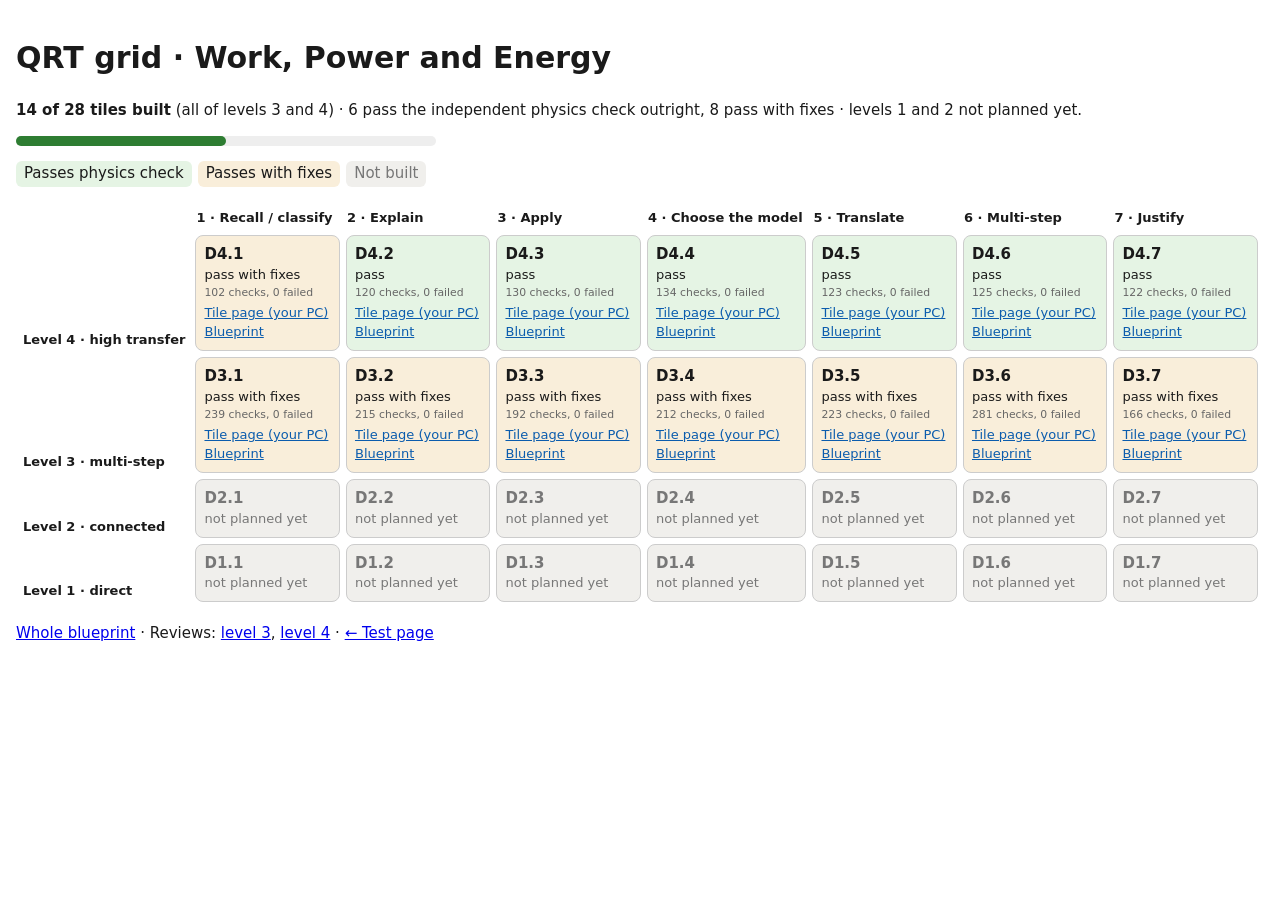
<file: reviews/g9v35/qrt-grid.html>
<!doctype html><html lang="en"><head><meta charset="utf-8"><meta name="viewport" content="width=device-width,initial-scale=1"><title>QRT Grid Energy</title><style>body{font:15px/1.45 system-ui,sans-serif;margin:0;padding:16px;background:#fff;color:#1a1a1a}
table{border-collapse:separate;border-spacing:6px;width:100%;min-width:900px}.wrap{overflow-x:auto}
th{font-weight:600;text-align:left;font-size:13px;vertical-align:bottom}
td{border-radius:8px;padding:8px;vertical-align:top;font-size:13px;border:1px solid #ccc}
td b{display:block;font-size:15px}td span{display:block}td small{display:block;color:#666;margin-bottom:4px}
td a{display:block;color:#0b5cad}.done{background:#e5f4e4}.fixes{background:#f9eeda}.todo{background:#f0efec;color:#777}
.bar{height:10px;background:#eee;border-radius:5px;max-width:420px}.bar i{display:block;height:10px;background:#2e7d32;border-radius:5px}
.key span{display:inline-block;padding:2px 8px;border-radius:6px;margin-right:6px}</style></head><body>
<h1>QRT grid · Work, Power and Energy</h1>
<p><b>14 of 28 tiles built</b> (all of levels 3 and 4) · 6 pass the independent physics check outright, 8 pass with fixes · levels 1 and 2 not planned yet.</p>
<div class="bar"><i style="width:50%"></i></div>
<p class="key"><span class="done">Passes physics check</span><span class="fixes">Passes with fixes</span><span class="todo">Not built</span></p>
<div class="wrap"><table><tr><th></th><th>1 · Recall / classify</th><th>2 · Explain</th><th>3 · Apply</th><th>4 · Choose the model</th><th>5 · Translate</th><th>6 · Multi-step</th><th>7 · Justify</th></tr><tr><th>Level 4 · high transfer</th><td class="fixes"><b>D4.1</b><span>pass with fixes</span><small>102 checks, 0 failed</small><a href="http://localhost:8765/PHY-WPE-D4.1/page/index.html" title="Opens on the Owner\'s computer (tile-pages preview)">Tile page (your PC)</a><a href="blueprint.html#D4.1">Blueprint</a></td><td class="done"><b>D4.2</b><span>pass</span><small>120 checks, 0 failed</small><a href="http://localhost:8765/PHY-WPE-D4.2/page/index.html" title="Opens on the Owner\'s computer (tile-pages preview)">Tile page (your PC)</a><a href="blueprint.html#D4.2">Blueprint</a></td><td class="done"><b>D4.3</b><span>pass</span><small>130 checks, 0 failed</small><a href="http://localhost:8765/PHY-WPE-D4.3/page/index.html" title="Opens on the Owner\'s computer (tile-pages preview)">Tile page (your PC)</a><a href="blueprint.html#D4.3">Blueprint</a></td><td class="done"><b>D4.4</b><span>pass</span><small>134 checks, 0 failed</small><a href="http://localhost:8765/PHY-WPE-D4.4/page/index.html" title="Opens on the Owner\'s computer (tile-pages preview)">Tile page (your PC)</a><a href="blueprint.html#D4.4">Blueprint</a></td><td class="done"><b>D4.5</b><span>pass</span><small>123 checks, 0 failed</small><a href="http://localhost:8765/PHY-WPE-D4.5/page/index.html" title="Opens on the Owner\'s computer (tile-pages preview)">Tile page (your PC)</a><a href="blueprint.html#D4.5">Blueprint</a></td><td class="done"><b>D4.6</b><span>pass</span><small>125 checks, 0 failed</small><a href="http://localhost:8765/PHY-WPE-D4.6/page/index.html" title="Opens on the Owner\'s computer (tile-pages preview)">Tile page (your PC)</a><a href="blueprint.html#D4.6">Blueprint</a></td><td class="done"><b>D4.7</b><span>pass</span><small>122 checks, 0 failed</small><a href="http://localhost:8765/PHY-WPE-D4.7/page/index.html" title="Opens on the Owner\'s computer (tile-pages preview)">Tile page (your PC)</a><a href="blueprint.html#D4.7">Blueprint</a></td></tr><tr><th>Level 3 · multi-step</th><td class="fixes"><b>D3.1</b><span>pass with fixes</span><small>239 checks, 0 failed</small><a href="http://localhost:8765/PHY-WPE-D3.1/page/index.html" title="Opens on the Owner\'s computer (tile-pages preview)">Tile page (your PC)</a><a href="blueprint.html#D3.1">Blueprint</a></td><td class="fixes"><b>D3.2</b><span>pass with fixes</span><small>215 checks, 0 failed</small><a href="http://localhost:8765/PHY-WPE-D3.2/page/index.html" title="Opens on the Owner\'s computer (tile-pages preview)">Tile page (your PC)</a><a href="blueprint.html#D3.2">Blueprint</a></td><td class="fixes"><b>D3.3</b><span>pass with fixes</span><small>192 checks, 0 failed</small><a href="http://localhost:8765/PHY-WPE-D3.3/page/index.html" title="Opens on the Owner\'s computer (tile-pages preview)">Tile page (your PC)</a><a href="blueprint.html#D3.3">Blueprint</a></td><td class="fixes"><b>D3.4</b><span>pass with fixes</span><small>212 checks, 0 failed</small><a href="http://localhost:8765/PHY-WPE-D3.4/page/index.html" title="Opens on the Owner\'s computer (tile-pages preview)">Tile page (your PC)</a><a href="blueprint.html#D3.4">Blueprint</a></td><td class="fixes"><b>D3.5</b><span>pass with fixes</span><small>223 checks, 0 failed</small><a href="http://localhost:8765/PHY-WPE-D3.5/page/index.html" title="Opens on the Owner\'s computer (tile-pages preview)">Tile page (your PC)</a><a href="blueprint.html#D3.5">Blueprint</a></td><td class="fixes"><b>D3.6</b><span>pass with fixes</span><small>281 checks, 0 failed</small><a href="http://localhost:8765/PHY-WPE-D3.6/page/index.html" title="Opens on the Owner\'s computer (tile-pages preview)">Tile page (your PC)</a><a href="blueprint.html#D3.6">Blueprint</a></td><td class="fixes"><b>D3.7</b><span>pass with fixes</span><small>166 checks, 0 failed</small><a href="http://localhost:8765/PHY-WPE-D3.7/page/index.html" title="Opens on the Owner\'s computer (tile-pages preview)">Tile page (your PC)</a><a href="blueprint.html#D3.7">Blueprint</a></td></tr><tr><th>Level 2 · connected</th><td class="todo"><b>D2.1</b><span>not planned yet</span></td><td class="todo"><b>D2.2</b><span>not planned yet</span></td><td class="todo"><b>D2.3</b><span>not planned yet</span></td><td class="todo"><b>D2.4</b><span>not planned yet</span></td><td class="todo"><b>D2.5</b><span>not planned yet</span></td><td class="todo"><b>D2.6</b><span>not planned yet</span></td><td class="todo"><b>D2.7</b><span>not planned yet</span></td></tr><tr><th>Level 1 · direct</th><td class="todo"><b>D1.1</b><span>not planned yet</span></td><td class="todo"><b>D1.2</b><span>not planned yet</span></td><td class="todo"><b>D1.3</b><span>not planned yet</span></td><td class="todo"><b>D1.4</b><span>not planned yet</span></td><td class="todo"><b>D1.5</b><span>not planned yet</span></td><td class="todo"><b>D1.6</b><span>not planned yet</span></td><td class="todo"><b>D1.7</b><span>not planned yet</span></td></tr></table></div>
<p><a href="blueprint.html">Whole blueprint</a> · Reviews: <a href="physics-review-d3.html">level 3</a>, <a href="physics-review-d4.html">level 4</a> · <a href="../../#/g9v35/test">← Test page</a></p>
</body></html>
</file>
